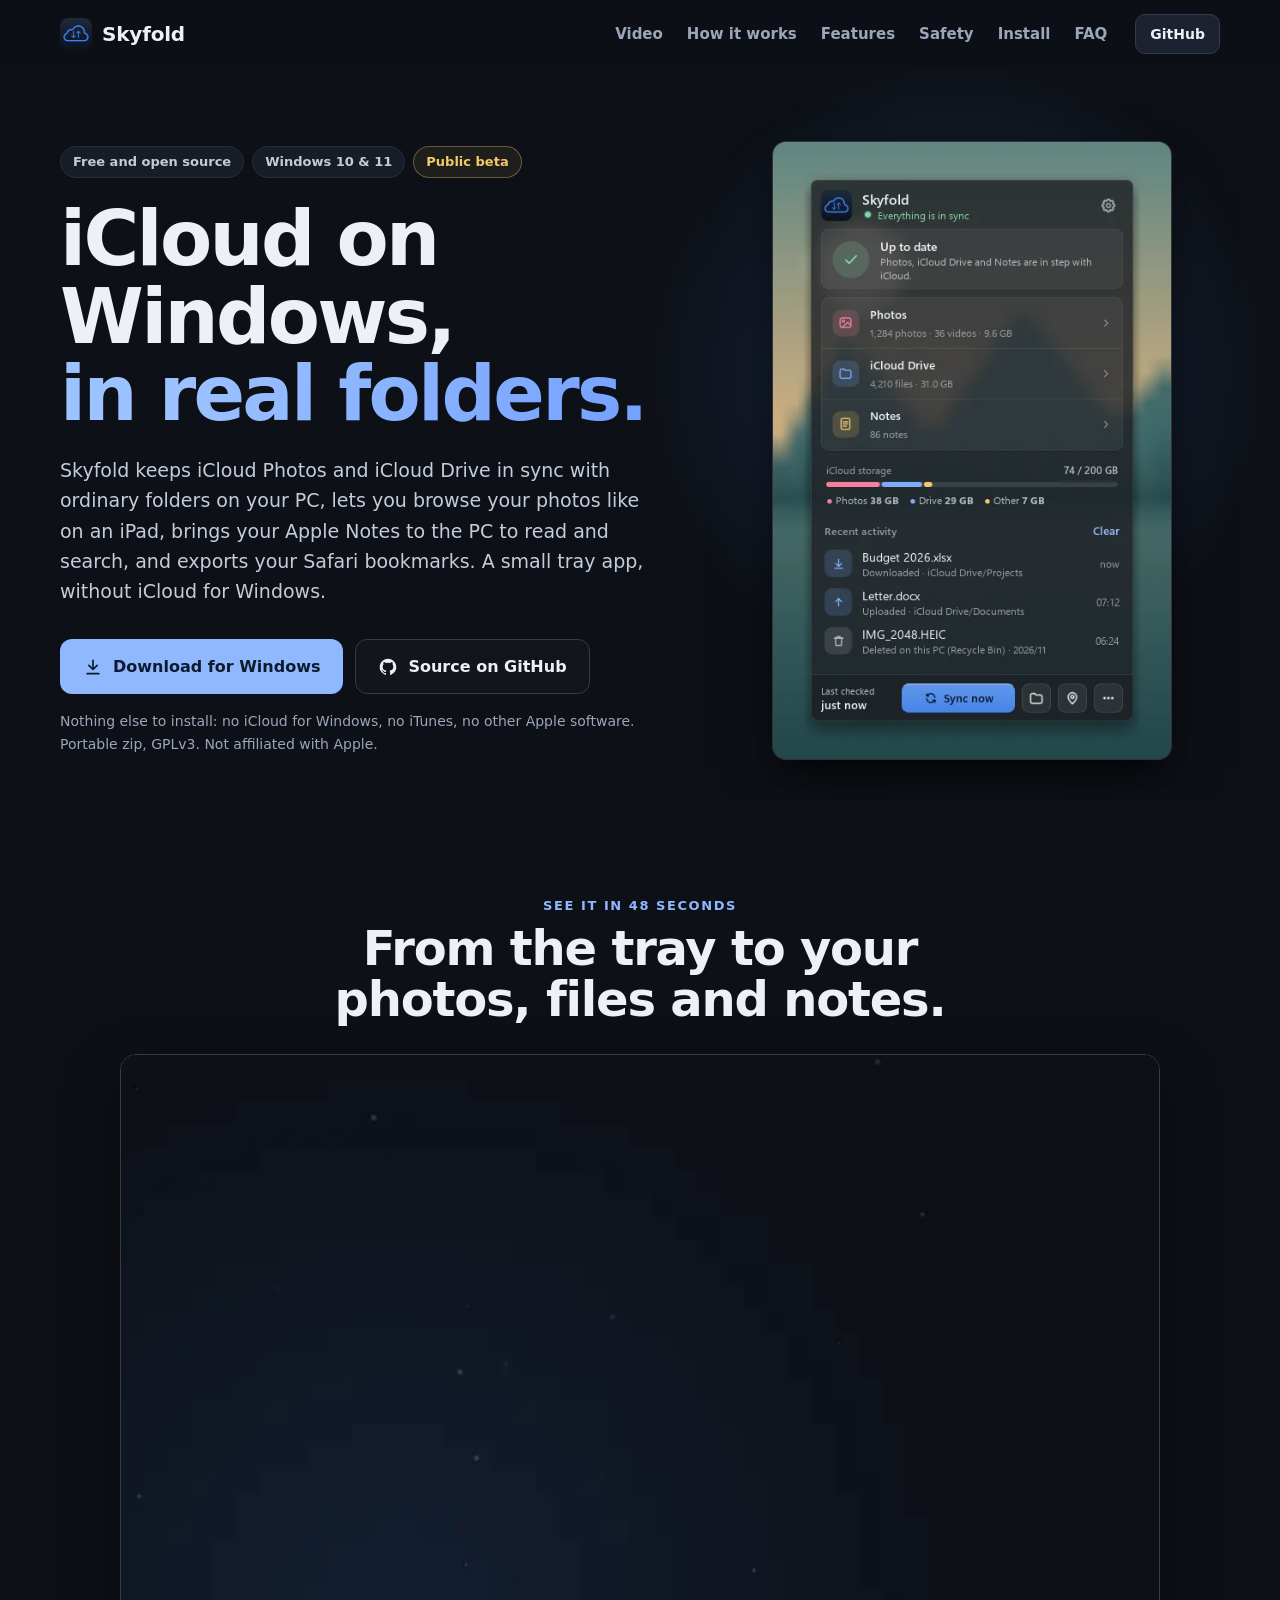
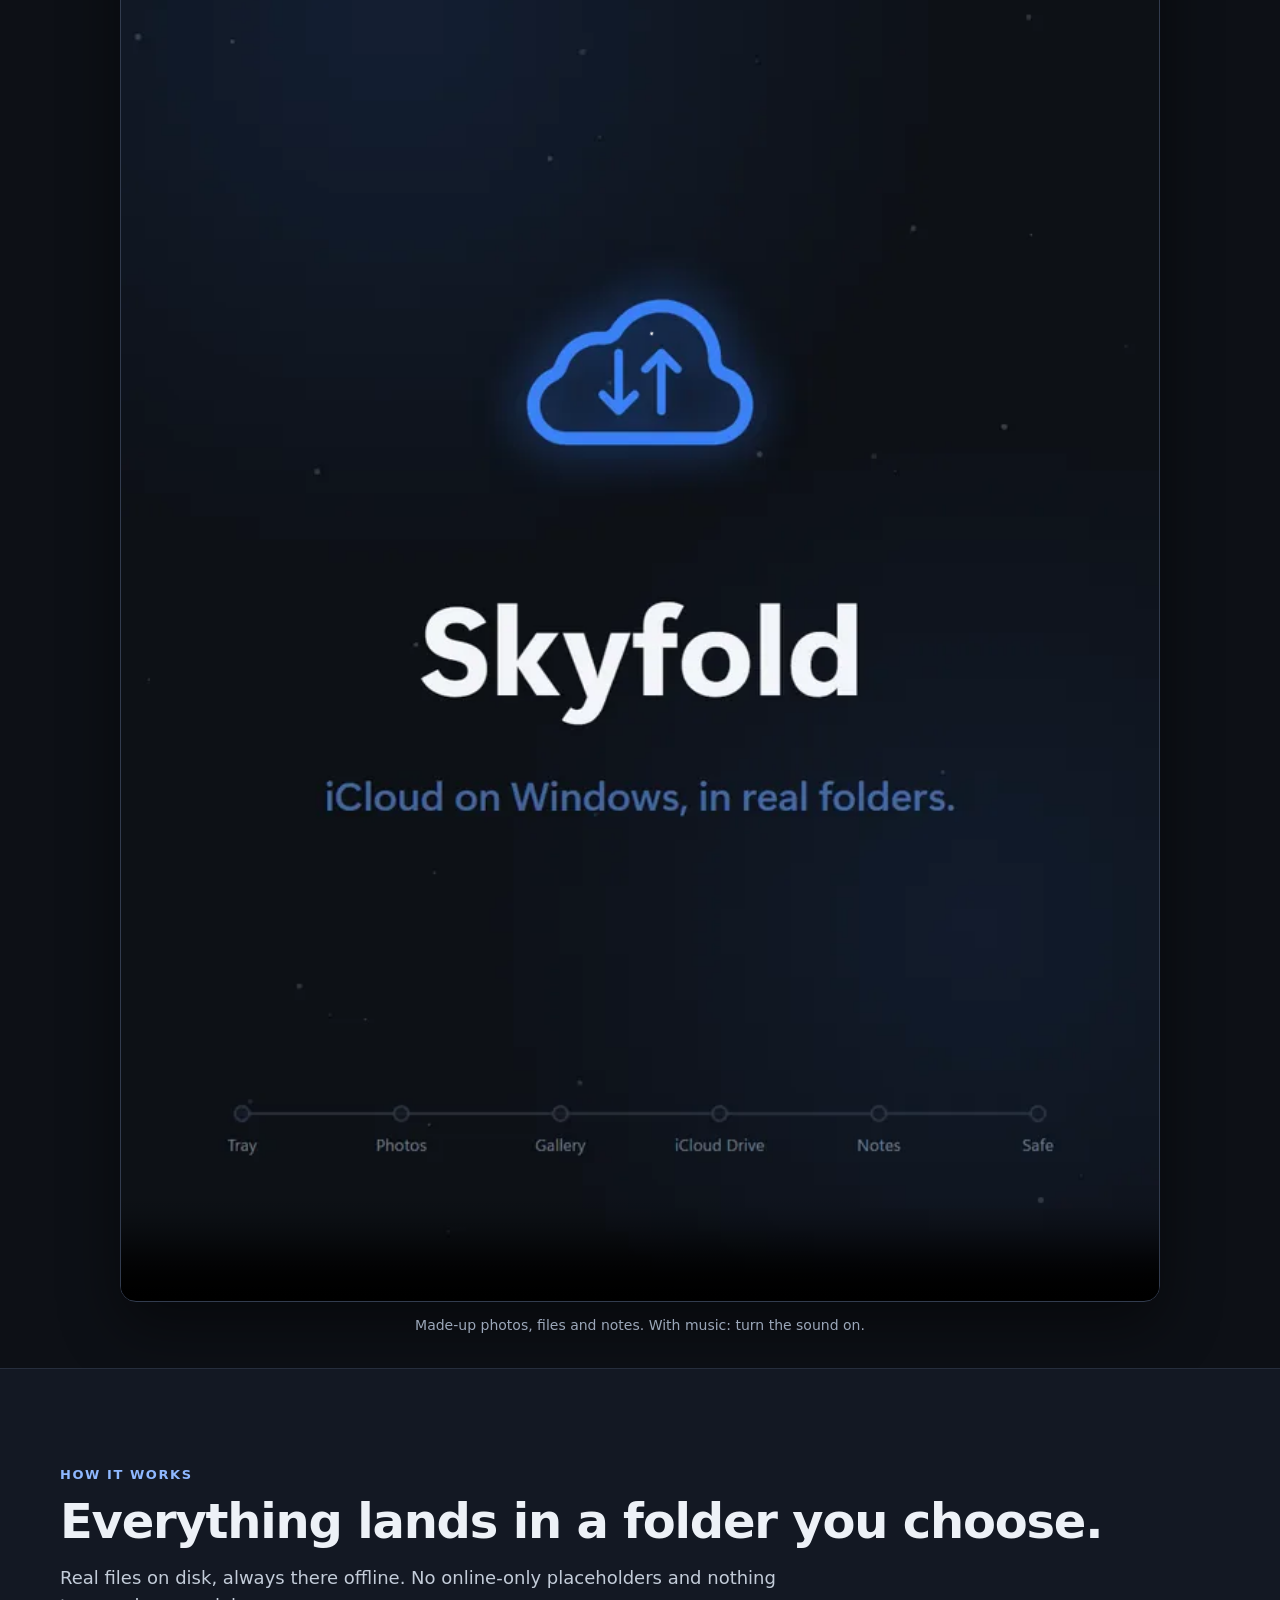
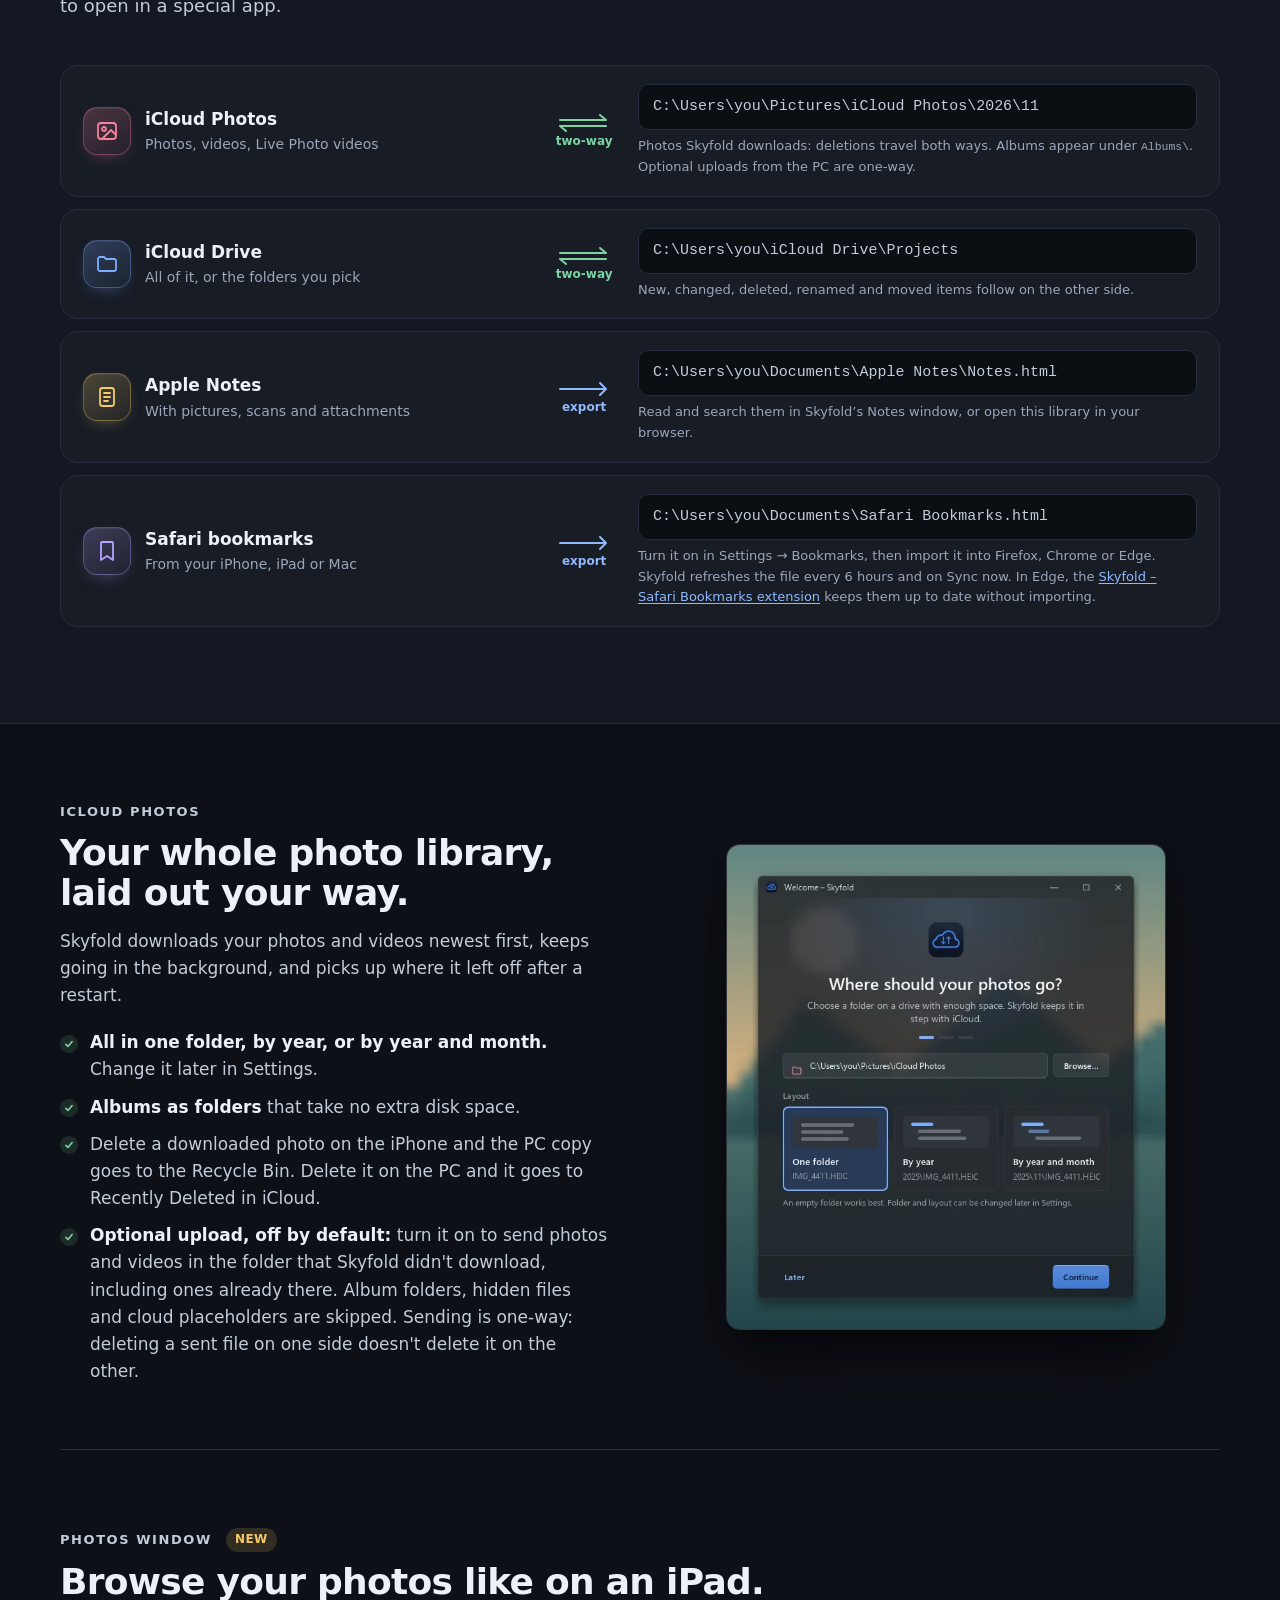
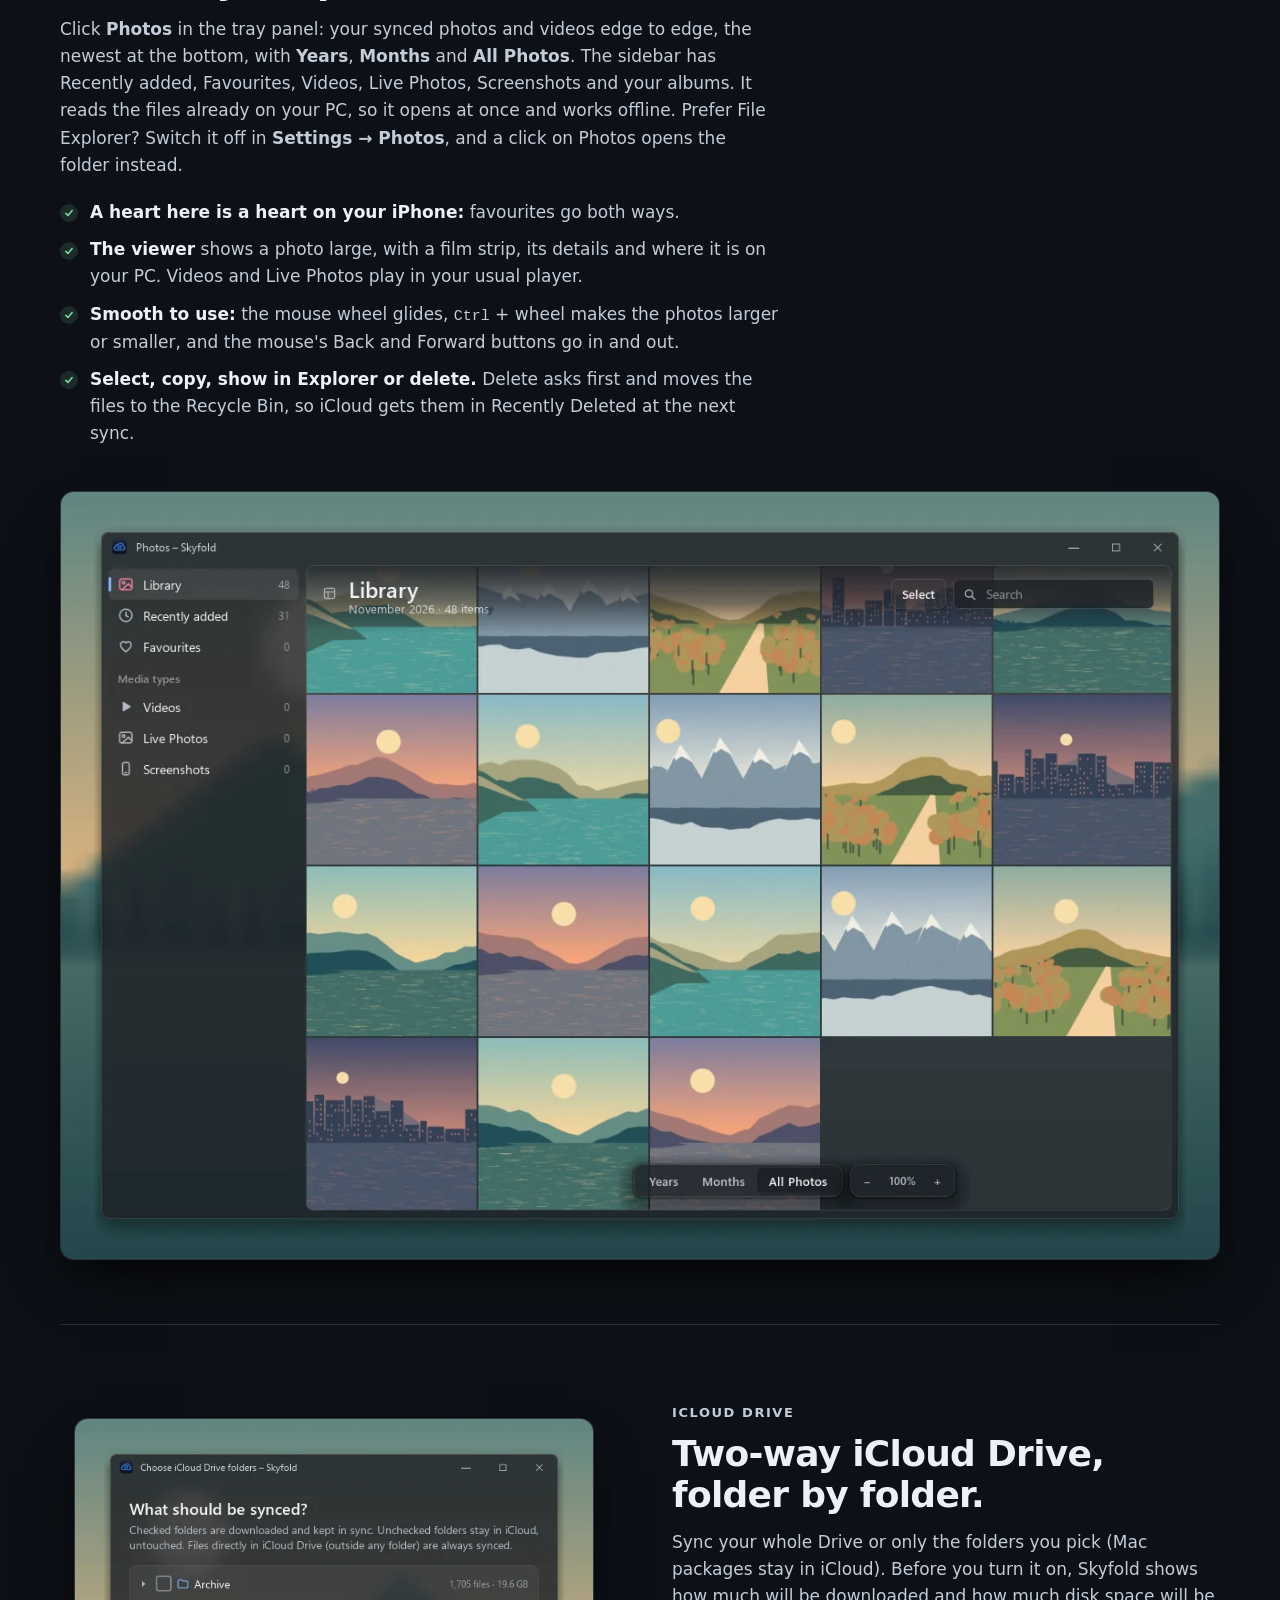
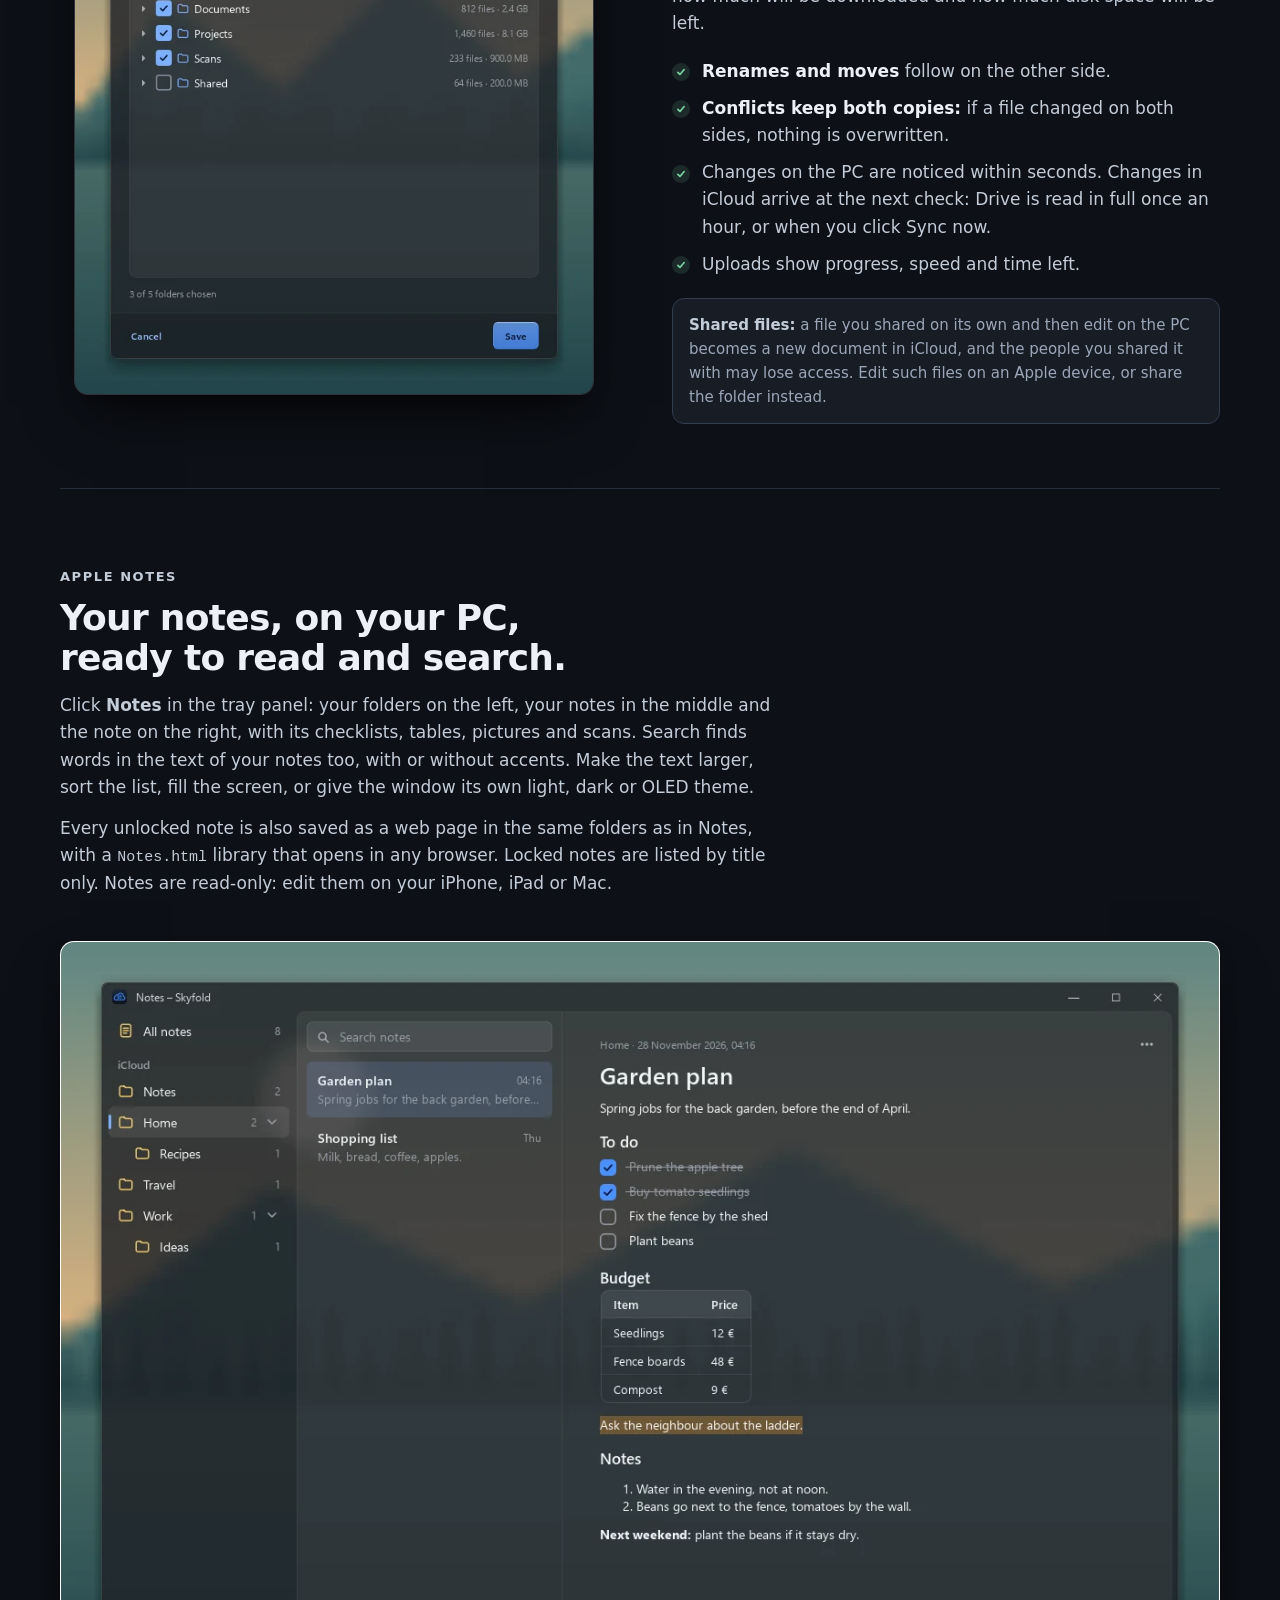
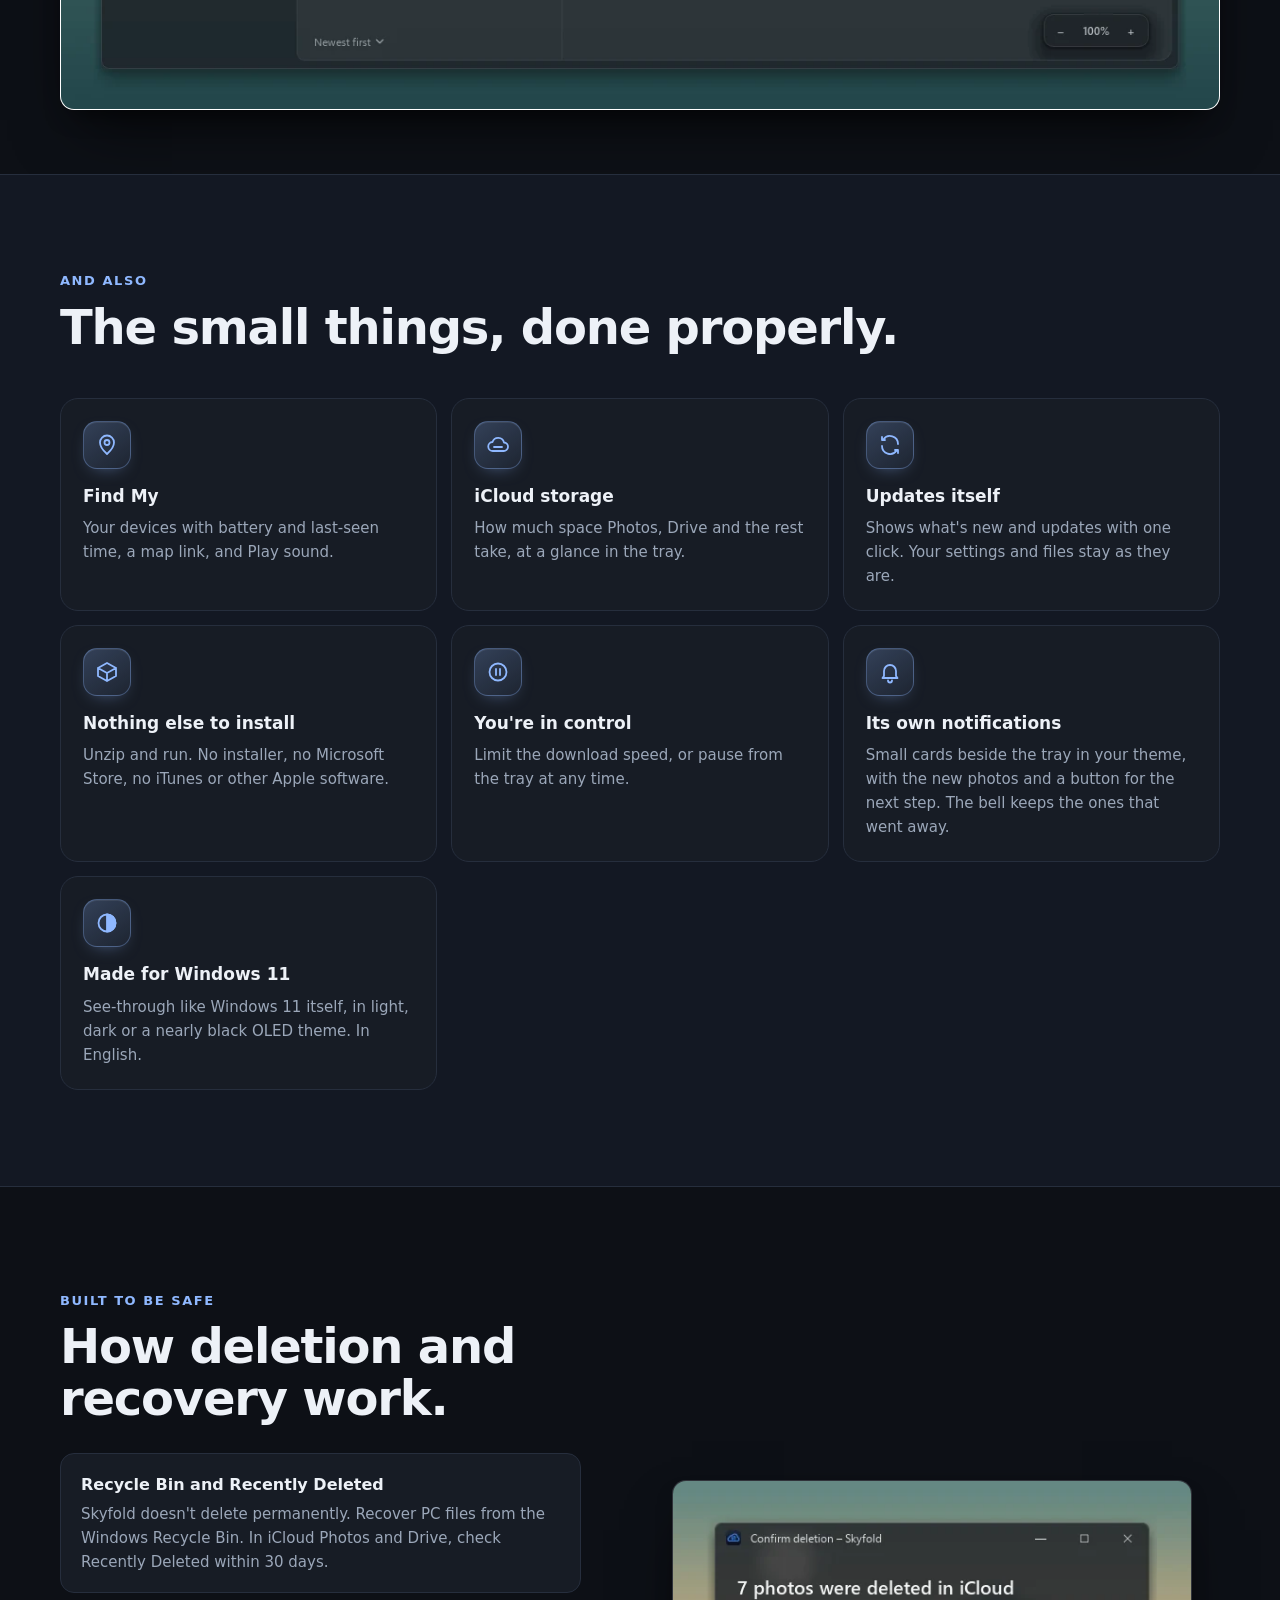
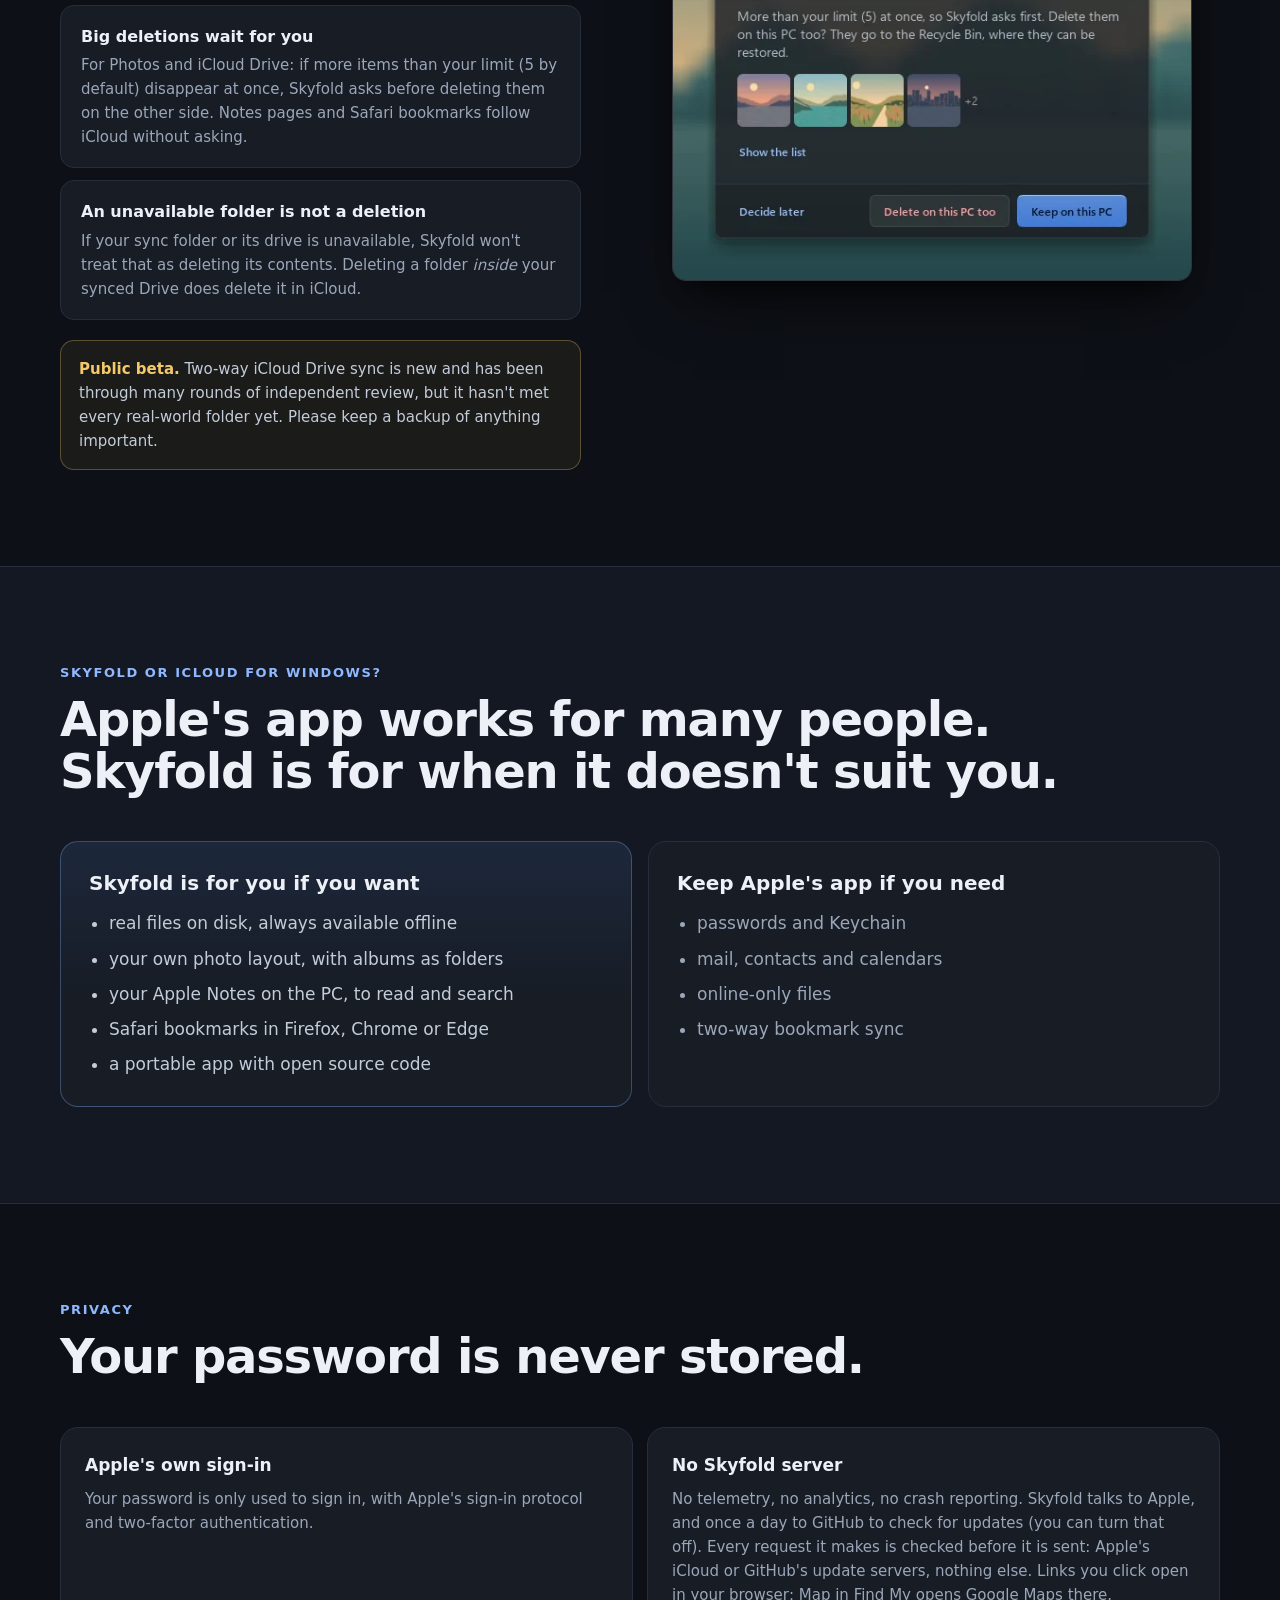
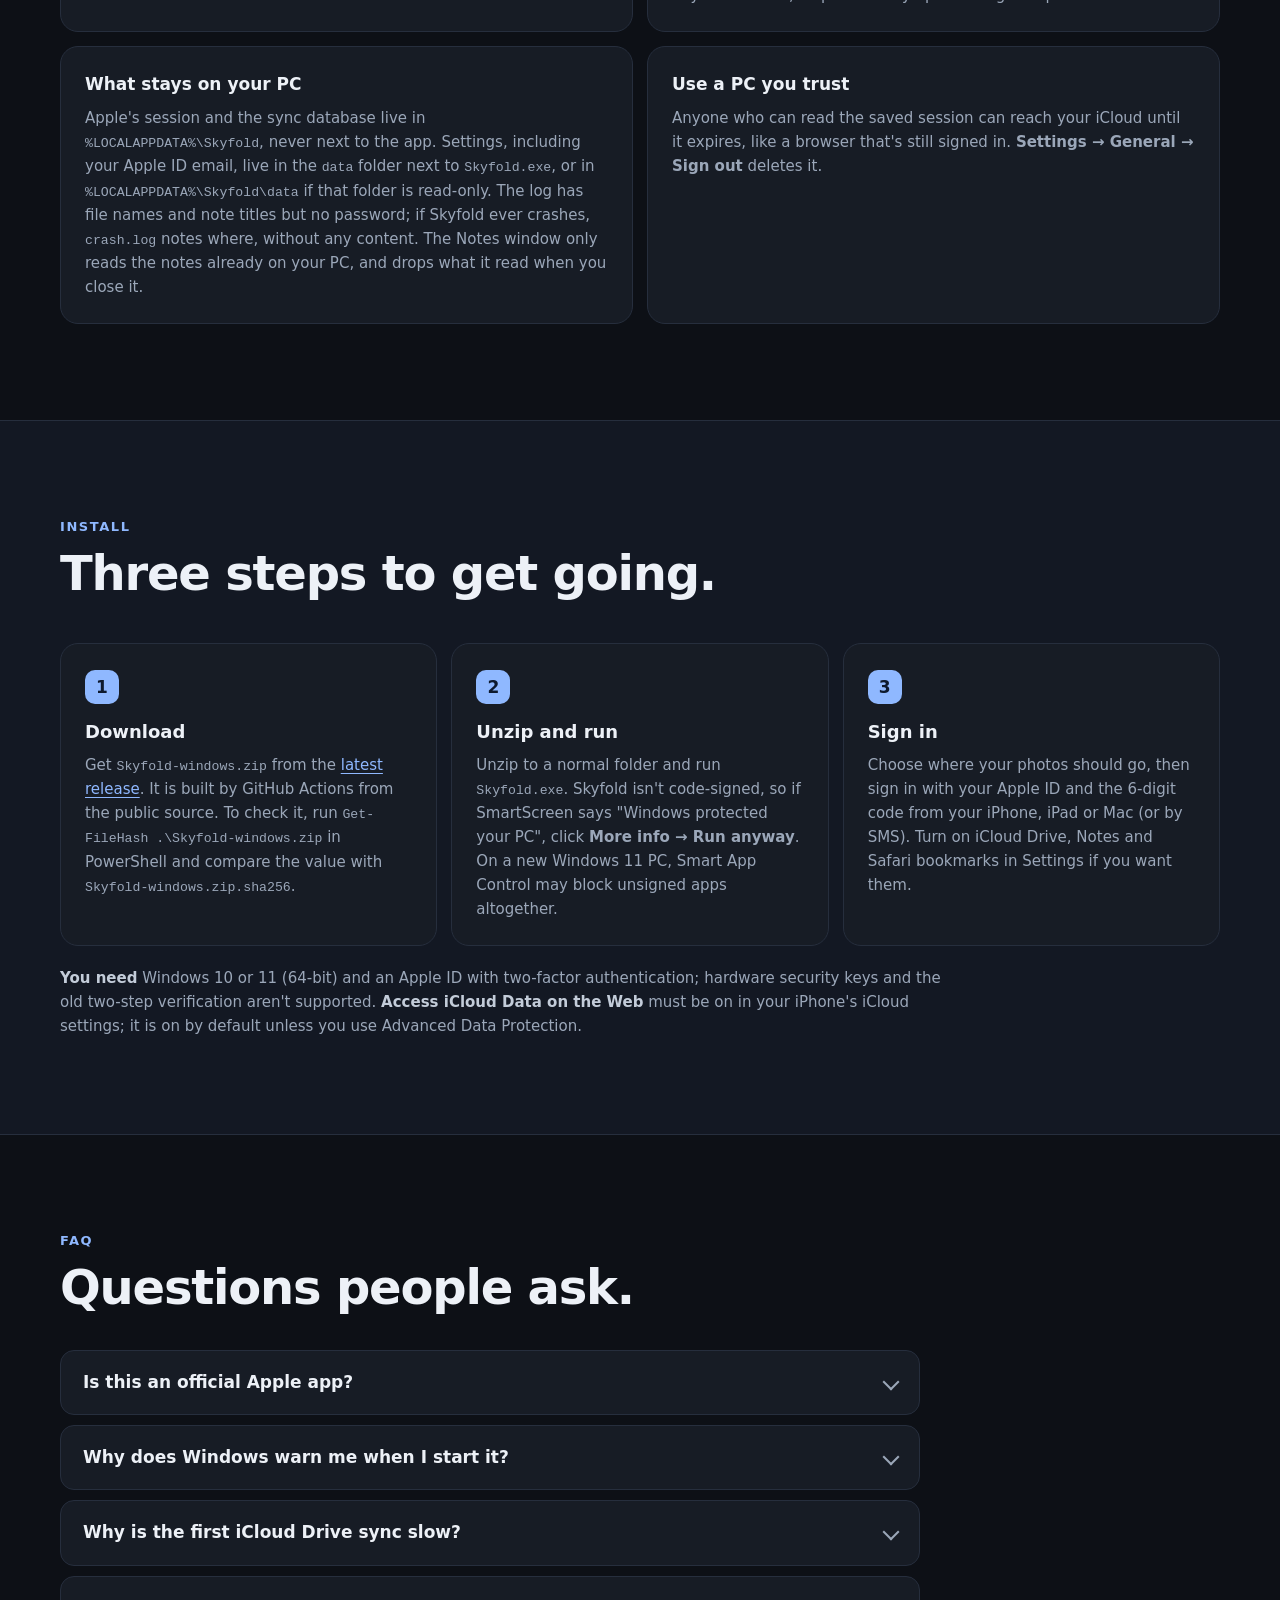
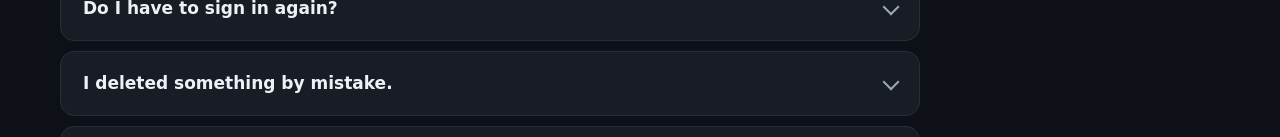
<file: site/index.html>
<!doctype html>
<html lang="en">
<head>
  <meta charset="utf-8">
  <meta name="viewport" content="width=device-width, initial-scale=1">
  <meta name="color-scheme" content="dark">
  <meta name="theme-color" content="#0d1016">
  <meta name="google-site-verification" content="WwxDoTC88cAm01gmjehgSCGAyLSe9_7vU4Ngt-UmEY8" />
  <title>Skyfold: iCloud Photos, Drive and Notes on Windows, in real folders</title>
  <meta name="description" content="Skyfold is a free, open-source Windows tray app that syncs iCloud Photos and iCloud Drive with real folders on your PC, lets you read and search your Apple Notes and exports Safari bookmarks. No iCloud for Windows or iTunes needed.">
  <link rel="canonical" href="https://zoranmod.github.io/skyfold/">
  <meta property="og:type" content="website">
  <meta property="og:site_name" content="Skyfold">
  <meta property="og:url" content="https://zoranmod.github.io/skyfold/">
  <meta property="og:title" content="Skyfold: iCloud on Windows, in real folders">
  <meta property="og:description" content="iCloud Photos, iCloud Drive, Apple Notes and Safari bookmarks on Windows, without iCloud for Windows. Free and open source.">
  <meta property="og:image" content="https://zoranmod.github.io/skyfold/assets/share.png">
  <meta property="og:image:width" content="1200">
  <meta property="og:image:height" content="630">
  <meta property="og:image:alt" content="The Skyfold logo with &quot;iCloud on Windows, in real folders&quot;, between the tray panel and Settings.">
  <meta name="twitter:card" content="summary_large_image">
  <link rel="icon" href="favicon.ico" sizes="48x48">
  <link rel="icon" href="assets/icon-96.png" type="image/png" sizes="96x96">
  <link rel="icon" href="assets/icon-192.png" type="image/png" sizes="192x192">
  <link rel="apple-touch-icon" href="assets/icon-192.png">
  <link rel="stylesheet" href="style.css">
  <script type="application/ld+json">
  {
    "@context": "https://schema.org",
    "@type": "SoftwareApplication",
    "name": "Skyfold",
    "description": "A free, open-source Windows tray app that syncs iCloud Photos and iCloud Drive with real folders on your PC, lets you read and search your Apple Notes, and exports Safari bookmarks, without iCloud for Windows.",
    "url": "https://zoranmod.github.io/skyfold/",
    "image": "https://zoranmod.github.io/skyfold/assets/share.png",
    "screenshot": "https://zoranmod.github.io/skyfold/assets/flyout-dark.webp",
    "applicationCategory": "UtilitiesApplication",
    "operatingSystem": "Windows 10, Windows 11",
    "downloadUrl": "https://github.com/zoranmod/skyfold/releases/latest/download/Skyfold-windows.zip",
    "softwareHelp": { "@type": "WebPage", "@id": "https://github.com/zoranmod/skyfold#readme", "url": "https://github.com/zoranmod/skyfold#readme" },
    "license": "https://www.gnu.org/licenses/gpl-3.0.html",
    "isAccessibleForFree": true,
    "inLanguage": "en",
    "offers": { "@type": "Offer", "price": "0", "priceCurrency": "EUR" },
    "sameAs": ["https://github.com/zoranmod/skyfold"]
  }
  </script>
</head>
<body>
<a class="skip" href="#main">Skip to content</a>

<svg width="0" height="0" style="position:absolute" aria-hidden="true">
  <defs>
    <symbol id="i-photo" viewBox="0 0 24 24" fill="none" stroke="currentColor" stroke-width="1.8" stroke-linecap="round" stroke-linejoin="round"><rect x="3" y="4" width="18" height="16" rx="3"/><circle cx="9" cy="10" r="2"/><path d="M21 16l-5-5-9 9"/></symbol>
    <symbol id="i-folder" viewBox="0 0 24 24" fill="none" stroke="currentColor" stroke-width="1.8" stroke-linecap="round" stroke-linejoin="round"><path d="M3 7a2 2 0 0 1 2-2h4l2 2h8a2 2 0 0 1 2 2v8a2 2 0 0 1-2 2H5a2 2 0 0 1-2-2z"/></symbol>
    <symbol id="i-note" viewBox="0 0 24 24" fill="none" stroke="currentColor" stroke-width="1.8" stroke-linecap="round" stroke-linejoin="round"><rect x="5" y="3" width="14" height="18" rx="2.5"/><path d="M9 8h6M9 12h6M9 16h4"/></symbol>
    <symbol id="i-bookmark" viewBox="0 0 24 24" fill="none" stroke="currentColor" stroke-width="1.8" stroke-linecap="round" stroke-linejoin="round"><path d="M7 3h10a1 1 0 0 1 1 1v17l-6-4-6 4V4a1 1 0 0 1 1-1z"/></symbol>
    <symbol id="i-download" viewBox="0 0 24 24" fill="none" stroke="currentColor" stroke-width="2" stroke-linecap="round" stroke-linejoin="round"><path d="M12 4v11M7 10l5 5 5-5M5 20h14"/></symbol>
    <symbol id="i-github" viewBox="0 0 24 24" fill="currentColor"><path d="M12 2a10 10 0 0 0-3.16 19.49c.5.09.68-.22.68-.48v-1.7c-2.78.6-3.37-1.34-3.37-1.34-.45-1.16-1.11-1.47-1.11-1.47-.91-.62.07-.61.07-.61 1 .07 1.53 1.03 1.53 1.03.9 1.52 2.34 1.08 2.91.83.09-.65.35-1.09.63-1.34-2.22-.25-4.55-1.11-4.55-4.94 0-1.09.39-1.98 1.03-2.68-.1-.25-.45-1.27.1-2.65 0 0 .84-.27 2.75 1.02a9.6 9.6 0 0 1 5 0c1.91-1.3 2.75-1.02 2.75-1.02.55 1.38.2 2.4.1 2.65.64.7 1.03 1.59 1.03 2.68 0 3.84-2.34 4.68-4.57 4.93.36.31.68.92.68 1.85v2.74c0 .27.18.58.69.48A10 10 0 0 0 12 2z"/></symbol>
    <symbol id="i-pin" viewBox="0 0 24 24" fill="none" stroke="currentColor" stroke-width="1.8" stroke-linecap="round" stroke-linejoin="round"><path d="M12 21s-7-6.2-7-11.5a7 7 0 0 1 14 0C19 14.8 12 21 12 21z"/><circle cx="12" cy="9.5" r="2.5"/></symbol>
    <symbol id="i-storage" viewBox="0 0 24 24" fill="none" stroke="currentColor" stroke-width="1.8" stroke-linecap="round" stroke-linejoin="round"><path d="M7 18a4.5 4.5 0 0 1-.5-9A6 6 0 0 1 18 9.5a4 4 0 0 1-.5 8.5z"/><path d="M8 14h8"/></symbol>
    <symbol id="i-update" viewBox="0 0 24 24" fill="none" stroke="currentColor" stroke-width="1.8" stroke-linecap="round" stroke-linejoin="round"><path d="M20 11a8 8 0 0 0-14.6-4.5M4 4v3h3M4 13a8 8 0 0 0 14.6 4.5M20 20v-3h-3"/></symbol>
    <symbol id="i-box" viewBox="0 0 24 24" fill="none" stroke="currentColor" stroke-width="1.8" stroke-linecap="round" stroke-linejoin="round"><path d="M21 8l-9-5-9 5 9 5 9-5zM3 8v8l9 5 9-5V8M12 13v8"/></symbol>
    <symbol id="i-theme" viewBox="0 0 24 24" fill="none" stroke="currentColor" stroke-width="1.8" stroke-linecap="round" stroke-linejoin="round"><circle cx="12" cy="12" r="8.5"/><path d="M12 3.5v17a8.5 8.5 0 0 0 0-17z" fill="currentColor"/></symbol>
    <symbol id="i-bell" viewBox="0 0 24 24" fill="none" stroke="currentColor" stroke-width="1.8" stroke-linecap="round" stroke-linejoin="round"><path d="M6 16V11a6 6 0 0 1 12 0v5l1.5 2h-15z"/><path d="M10 20.5a2 2 0 0 0 4 0"/></symbol>
    <symbol id="i-pause" viewBox="0 0 24 24" fill="none" stroke="currentColor" stroke-width="1.8" stroke-linecap="round" stroke-linejoin="round"><circle cx="12" cy="12" r="8.5"/><path d="M10 9v6M14 9v6"/></symbol>
    <symbol id="a-two" viewBox="0 0 56 18" fill="none" stroke="currentColor" stroke-width="2" stroke-linecap="round" stroke-linejoin="round"><path d="M4 6h46M44 1l6 5M4 12h46M4 12l6 5"/></symbol>
    <symbol id="a-one" viewBox="0 0 56 18" fill="none" stroke="currentColor" stroke-width="2" stroke-linecap="round" stroke-linejoin="round"><path d="M4 9h46M44 3l6 6-6 6"/></symbol>
  </defs>
</svg>

<header class="top" id="top">
  <div class="wrap bar">
    <a class="brand" href="#main"><img src="assets/icon-192.png" alt="" width="32" height="32">Skyfold</a>
    <nav class="nav" aria-label="Sections">
      <a class="wide-only" href="#video">Video</a>
      <a class="wide-only" href="#how">How it works</a>
      <a class="wide-only" href="#features">Features</a>
      <a href="#safety">Safety</a>
      <a href="#install">Install</a>
      <a href="#faq">FAQ</a>
    </nav>
    <a class="btn-sm" href="https://github.com/zoranmod/skyfold">GitHub</a>
  </div>
</header>

<main id="main">

  <section class="hero">
    <div class="wrap hero-grid">
      <div>
        <div class="eyebrow">
          <span class="chip">Free and open source</span>
          <span class="chip">Windows 10 &amp; 11</span>
          <span class="chip beta">Public beta</span>
        </div>
        <h1>iCloud on Windows, <span class="grad nobr">in real folders.</span></h1>
        <p class="lede">Skyfold keeps iCloud Photos and iCloud Drive in sync with ordinary folders on your PC, lets you browse your photos like on an iPad, brings your Apple Notes to the PC to read and search, and exports your Safari bookmarks. A small tray app, without iCloud for Windows.</p>
        <div class="cta">
          <a class="btn btn-primary" href="https://github.com/zoranmod/skyfold/releases/latest"><svg aria-hidden="true"><use href="#i-download"/></svg>Download for Windows</a>
          <a class="btn btn-ghost" href="https://github.com/zoranmod/skyfold"><svg aria-hidden="true"><use href="#i-github"/></svg>Source on GitHub</a>
        </div>
        <p class="fine">Nothing else to install: no iCloud for Windows, no iTunes, no other Apple software. Portable zip, GPLv3. Not affiliated with Apple.</p>
      </div>
      <figure class="hero-shot">
        <img class="window" src="assets/flyout-dark.webp" width="464" height="719" alt="The Skyfold tray panel: everything is in sync, with Photos, iCloud Drive and Notes, iCloud storage use and recent activity.">
      </figure>
    </div>
  </section>

  <section class="section video-sec" id="video" aria-labelledby="video-title">
    <div class="wrap">
      <p class="kicker">See it in 48 seconds</p>
      <h2 id="video-title">From the tray to your photos, files and notes.</h2>
      <figure class="video">
        <video controls playsinline preload="none" width="1920" height="1080" poster="assets/video-wide.webp"
          aria-label="Skyfold in 48 seconds: the tray panel, photos in real folders, the Photos window, iCloud Drive both ways, Apple Notes and safe deletion."
          data-wide="video/skyfold-16x9.mp4" data-tall="video/skyfold-9x16.mp4"
          data-poster-wide="assets/video-wide.webp" data-poster-tall="assets/video-tall.webp">
          <source src="video/skyfold-16x9.mp4" type="video/mp4">
        </video>
        <figcaption>Made-up photos, files and notes. With music: turn the sound on.</figcaption>
      </figure>
    </div>
  </section>

  <section class="section alt" id="how">
    <div class="wrap">
      <p class="kicker">How it works</p>
      <h2>Everything lands in a folder you choose.</h2>
      <p class="section-lede">Real files on disk, always there offline. No online-only placeholders and nothing to open in a special app.</p>

      <div class="map">
        <div class="route">
          <div class="from"><span class="ico pink"><svg aria-hidden="true"><use href="#i-photo"/></svg></span><div class="name"><b>iCloud Photos</b><span>Photos, videos, Live Photo videos</span></div></div>
          <div class="dir two"><svg aria-hidden="true"><use href="#a-two"/></svg>two-way</div>
          <div class="to"><span class="path">C:\<wbr>Users\<wbr>you\<wbr>Pictures\<wbr>iCloud Photos\<wbr>2026\<wbr>11</span><small>Photos Skyfold downloads: deletions travel both ways. Albums appear under <code>Albums\</code>. Optional uploads from the PC are one-way.</small></div>
        </div>
        <div class="route">
          <div class="from"><span class="ico blue"><svg aria-hidden="true"><use href="#i-folder"/></svg></span><div class="name"><b>iCloud Drive</b><span>All of it, or the folders you pick</span></div></div>
          <div class="dir two"><svg aria-hidden="true"><use href="#a-two"/></svg>two-way</div>
          <div class="to"><span class="path">C:\<wbr>Users\<wbr>you\<wbr>iCloud Drive\<wbr>Projects</span><small>New, changed, deleted, renamed and moved items follow on the other side.</small></div>
        </div>
        <div class="route">
          <div class="from"><span class="ico amber"><svg aria-hidden="true"><use href="#i-note"/></svg></span><div class="name"><b>Apple Notes</b><span>With pictures, scans and attachments</span></div></div>
          <div class="dir one"><svg aria-hidden="true"><use href="#a-one"/></svg>export</div>
          <div class="to"><span class="path">C:\<wbr>Users\<wbr>you\<wbr>Documents\<wbr>Apple Notes\<wbr>Notes.html</span><small>Read and search them in Skyfold&#8217;s Notes window, or open this library in your browser.</small></div>
        </div>
        <div class="route">
          <div class="from"><span class="ico violet"><svg aria-hidden="true"><use href="#i-bookmark"/></svg></span><div class="name"><b>Safari bookmarks</b><span>From your iPhone, iPad or Mac</span></div></div>
          <div class="dir one"><svg aria-hidden="true"><use href="#a-one"/></svg>export</div>
          <div class="to"><span class="path">C:\<wbr>Users\<wbr>you\<wbr>Documents\<wbr>Safari Bookmarks.html</span><small>Turn it on in Settings → Bookmarks, then import it into Firefox, Chrome or Edge. Skyfold refreshes the file every 6 hours and on Sync now. In Edge, the <a href="https://microsoftedge.microsoft.com/addons/detail/ggcdepiimncfgfelhikkbjpdfikmfhdj">Skyfold – Safari Bookmarks extension</a> keeps them up to date without importing.</small></div>
        </div>
      </div>
    </div>
  </section>

  <section id="features" aria-labelledby="features-title">
    <div class="wrap">
      <h2 class="sr-only" id="features-title">Features</h2>

      <div class="feature">
        <div class="copy">
          <p class="kicker">iCloud Photos</p>
          <h3>Your whole photo library, laid out your way.</h3>
          <p>Skyfold downloads your photos and videos newest first, keeps going in the background, and picks up where it left off after a restart.</p>
          <ul class="ticks">
            <li><b>All in one folder, by year, or by year and month.</b> Change it later in Settings.</li>
            <li><b>Albums as folders</b> that take no extra disk space.</li>
            <li>Delete a downloaded photo on the iPhone and the PC copy goes to the Recycle Bin. Delete it on the PC and it goes to Recently Deleted in iCloud.</li>
            <li><b>Optional upload, off by default:</b> turn it on to send photos and videos in the folder that Skyfold didn't download, including ones already there. Album folders, hidden files and cloud placeholders are skipped. Sending is one-way: deleting a sent file on one side doesn't delete it on the other.</li>
          </ul>
        </div>
        <figure class="shot narrow">
          <img class="window" src="assets/first-run.webp" width="628" height="694" loading="lazy" alt="First run: choose the photos folder, and its layout from three pictures: one folder, by year, or by year and month.">
        </figure>
      </div>

      <div class="feature wide">
        <div class="copy">
          <p class="kicker">Photos window <span class="new">New</span></p>
          <h3>Browse your photos like on an iPad.</h3>
          <p>Click <b>Photos</b> in the tray panel: your synced photos and videos edge to edge, the newest at the bottom, with <b>Years</b>, <b>Months</b> and <b>All Photos</b>. The sidebar has Recently added, Favourites, Videos, Live Photos, Screenshots and your albums. It reads the files already on your PC, so it opens at once and works offline. Prefer File Explorer? Switch it off in <b>Settings → Photos</b>, and a click on Photos opens the folder instead.</p>
          <ul class="ticks">
            <li><b>A heart here is a heart on your iPhone:</b> favourites go both ways.</li>
            <li><b>The viewer</b> shows a photo large, with a film strip, its details and where it is on your PC. Videos and Live Photos play in your usual player.</li>
            <li><b>Smooth to use:</b> the mouse wheel glides, <code>Ctrl</code> + wheel makes the photos larger or smaller, and the mouse's Back and Forward buttons go in and out.</li>
            <li><b>Select, copy, show in Explorer or delete.</b> Delete asks first and moves the files to the Recycle Bin, so iCloud gets them in Recently Deleted at the next sync.</li>
          </ul>
        </div>
        <figure class="shot gallery-shot">
          <img class="window" src="assets/photos-window.webp" width="1268" height="840" loading="lazy" alt="The Skyfold Photos window: a sidebar with Library, Recently added, Favourites, Videos, Live Photos and Screenshots, and a grid of photos with Years, Months and All Photos at the bottom. The photos are made up.">
        </figure>
      </div>

      <div class="feature flip">
        <div class="copy">
          <p class="kicker">iCloud Drive</p>
          <h3>Two-way iCloud Drive, folder by folder.</h3>
          <p>Sync your whole Drive or only the folders you pick (Mac packages stay in iCloud). Before you turn it on, Skyfold shows how much will be downloaded and how much disk space will be left.</p>
          <ul class="ticks">
            <li><b>Renames and moves</b> follow on the other side.</li>
            <li><b>Conflicts keep both copies:</b> if a file changed on both sides, nothing is overwritten.</li>
            <li>Changes on the PC are noticed within seconds. Changes in iCloud arrive at the next check: Drive is read in full once an hour, or when you click Sync now.</li>
            <li>Uploads show progress, speed and time left.</li>
          </ul>
          <p class="note"><b>Shared files:</b> a file you shared on its own and then edit on the PC becomes a new document in iCloud, and the people you shared it with may lose access. Edit such files on an Apple device, or share the folder instead.</p>
        </div>
        <figure class="shot mid">
          <img class="window" src="assets/drive-folders.webp" width="648" height="720" loading="lazy" alt="Choosing which iCloud Drive folders to sync, with the number of files and size of each folder.">
        </figure>
      </div>

      <div class="feature wide">
        <div class="copy">
          <p class="kicker">Apple Notes</p>
          <h3>Your notes, on your PC, ready to read and search.</h3>
          <p>Click <b>Notes</b> in the tray panel: your folders on the left, your notes in the middle and the note on the right, with its checklists, tables, pictures and scans. Search finds words in the text of your notes too, with or without accents. Make the text larger, sort the list, fill the screen, or give the window its own light, dark or OLED theme.</p>
          <p>Every unlocked note is also saved as a web page in the same folders as in Notes, with a <code>Notes.html</code> library that opens in any browser. Locked notes are listed by title only. Notes are read-only: edit them on your iPhone, iPad or Mac.</p>
        </div>
        <figure class="shot notes-shot">
          <img class="window" src="assets/notes-window.webp" width="1268" height="840" loading="lazy" alt="The Skyfold Notes window: folders with note counts, a list of notes, and an open note with a checklist and a table.">
        </figure>
      </div>

    </div>
  </section>

  <section class="section alt" id="more">
    <div class="wrap">
      <p class="kicker">And also</p>
      <h2>The small things, done properly.</h2>
      <div class="extras">
        <div class="extra"><span class="ico"><svg aria-hidden="true"><use href="#i-pin"/></svg></span><h3>Find My</h3><p>Your devices with battery and last-seen time, a map link, and Play sound.</p></div>
        <div class="extra"><span class="ico"><svg aria-hidden="true"><use href="#i-storage"/></svg></span><h3>iCloud storage</h3><p>How much space Photos, Drive and the rest take, at a glance in the tray.</p></div>
        <div class="extra"><span class="ico"><svg aria-hidden="true"><use href="#i-update"/></svg></span><h3>Updates itself</h3><p>Shows what's new and updates with one click. Your settings and files stay as they are.</p></div>
        <div class="extra"><span class="ico"><svg aria-hidden="true"><use href="#i-box"/></svg></span><h3>Nothing else to install</h3><p>Unzip and run. No installer, no Microsoft Store, no iTunes or other Apple software.</p></div>
        <div class="extra"><span class="ico"><svg aria-hidden="true"><use href="#i-pause"/></svg></span><h3>You're in control</h3><p>Limit the download speed, or pause from the tray at any time.</p></div>
        <div class="extra"><span class="ico"><svg aria-hidden="true"><use href="#i-bell"/></svg></span><h3>Its own notifications</h3><p>Small cards beside the tray in your theme, with the new photos and a button for the next step. The bell keeps the ones that went away.</p></div>
        <div class="extra"><span class="ico"><svg aria-hidden="true"><use href="#i-theme"/></svg></span><h3>Made for Windows 11</h3><p>See-through like Windows 11 itself, in light, dark or a nearly black OLED theme. In English.</p></div>
      </div>
    </div>
  </section>

  <section class="section" id="safety">
    <div class="wrap safety-grid">
      <div>
        <p class="kicker">Built to be safe</p>
        <h2>How deletion and recovery work.</h2>
        <div class="cards">
          <div class="card"><h3>Recycle Bin and Recently Deleted</h3><p>Skyfold doesn't delete permanently. Recover PC files from the Windows Recycle Bin. In iCloud Photos and Drive, check Recently Deleted within 30 days.</p></div>
          <div class="card"><h3>Big deletions wait for you</h3><p>For Photos and iCloud Drive: if more items than your limit (5 by default) disappear at once, Skyfold asks before deleting them on the other side. Notes pages and Safari bookmarks follow iCloud without asking.</p></div>
          <div class="card"><h3>An unavailable folder is not a deletion</h3><p>If your sync folder or its drive is unavailable, Skyfold won't treat that as deleting its contents. Deleting a folder <i>inside</i> your synced Drive does delete it in iCloud.</p></div>
        </div>
        <p class="beta-note"><b>Public beta.</b> Two-way iCloud Drive sync is new and has been through many rounds of independent review, but it hasn't met every real-world folder yet. Please keep a backup of anything important.</p>
      </div>
      <figure class="shot mid">
        <img class="window" src="assets/delete-confirm.webp" width="548" height="422" loading="lazy" alt="Skyfold asks first: seven photos were deleted in iCloud, shown as small pictures, with Keep on this PC highlighted and Delete on this PC too beside it.">
      </figure>
    </div>
  </section>

  <section class="section alt" id="compare">
    <div class="wrap">
      <p class="kicker">Skyfold or iCloud for Windows?</p>
      <h2>Apple's app works for many people.<br>Skyfold is for when it doesn't suit you.</h2>
      <div class="fit">
        <div class="yes">
          <h3>Skyfold is for you if you want</h3>
          <ul>
            <li>real files on disk, always available offline</li>
            <li>your own photo layout, with albums as folders</li>
            <li>your Apple Notes on the PC, to read and search</li>
            <li>Safari bookmarks in Firefox, Chrome or Edge</li>
            <li>a portable app with open source code</li>
          </ul>
        </div>
        <div class="no">
          <h3>Keep Apple's app if you need</h3>
          <ul>
            <li>passwords and Keychain</li>
            <li>mail, contacts and calendars</li>
            <li>online-only files</li>
            <li>two-way bookmark sync</li>
          </ul>
        </div>
      </div>
    </div>
  </section>

  <section class="section" id="privacy">
    <div class="wrap">
      <p class="kicker">Privacy</p>
      <h2>Your password is never stored.</h2>
      <div class="privacy">
        <div><h3>Apple's own sign-in</h3><p>Your password is only used to sign in, with Apple's sign-in protocol and two-factor authentication.</p></div>
        <div><h3>No Skyfold server</h3><p>No telemetry, no analytics, no crash reporting. Skyfold talks to Apple, and once a day to GitHub to check for updates (you can turn that off). Every request it makes is checked before it is sent: Apple's iCloud or GitHub's update servers, nothing else. Links you click open in your browser; Map in Find My opens Google Maps there.</p></div>
        <div><h3>What stays on your PC</h3><p>Apple's session and the sync database live in <code>%LOCALAPPDATA%\Skyfold</code>, never next to the app. Settings, including your Apple ID email, live in the <code>data</code> folder next to <code>Skyfold.exe</code>, or in <code>%LOCALAPPDATA%\Skyfold\data</code> if that folder is read-only. The log has file names and note titles but no password; if Skyfold ever crashes, <code>crash.log</code> notes where, without any content. The Notes window only reads the notes already on your PC, and drops what it read when you close it.</p></div>
        <div><h3>Use a PC you trust</h3><p>Anyone who can read the saved session can reach your iCloud until it expires, like a browser that's still signed in. <b>Settings → General → Sign out</b> deletes it.</p></div>
      </div>
    </div>
  </section>

  <section class="section alt" id="install">
    <div class="wrap">
      <p class="kicker">Install</p>
      <h2>Three steps to get going.</h2>
      <ol class="steps">
        <li><h3>Download</h3><p>Get <code>Skyfold-windows.zip</code> from the <a href="https://github.com/zoranmod/skyfold/releases/latest">latest release</a>. It is built by GitHub Actions from the public source. To check it, run <code>Get-FileHash .\Skyfold-windows.zip</code> in PowerShell and compare the value with <code>Skyfold-windows.zip.sha256</code>.</p></li>
        <li><h3>Unzip and run</h3><p>Unzip to a normal folder and run <code>Skyfold.exe</code>. Skyfold isn't code-signed, so if SmartScreen says "Windows protected your PC", click <b>More info → Run anyway</b>. On a new Windows 11 PC, Smart App Control may block unsigned apps altogether.</p></li>
        <li><h3>Sign in</h3><p>Choose where your photos should go, then sign in with your Apple ID and the 6-digit code from your iPhone, iPad or Mac (or by SMS). Turn on iCloud Drive, Notes and Safari bookmarks in Settings if you want them.</p></li>
      </ol>
      <p class="reqs"><b>You need</b> Windows 10 or 11 (64-bit) and an Apple ID with two-factor authentication; hardware security keys and the old two-step verification aren't supported. <b>Access iCloud Data on the Web</b> must be on in your iPhone's iCloud settings; it is on by default unless you use Advanced Data Protection.</p>
    </div>
  </section>

  <section class="section" id="faq">
    <div class="wrap">
      <p class="kicker">FAQ</p>
      <h2>Questions people ask.</h2>
      <div class="faq">
        <details><summary>Is this an official Apple app?</summary><div><p>No. Skyfold is an independent project and isn't affiliated with Apple.</p></div></details>
        <details><summary>Why does Windows warn me when I start it?</summary><div><p>The exe isn't code-signed (certificates cost money every year). The source and the build are public: the release zip is built by GitHub Actions from the repository.</p></div></details>
        <details><summary>Why is the first iCloud Drive sync slow?</summary><div><p>Apple limits how fast one account can download, to roughly 1 to 2 files per second, no matter how fast your connection is. A Drive with 20,000 files can take several hours. Big files go at your connection's speed, and after the first sync only changes are transferred.</p></div></details>
        <details><summary>Do I have to sign in again?</summary><div><p>About every two months, when Apple's session expires. Skyfold tells you in the tray. Find My is the exception: after every PC restart Apple asks for your password once more before it shows your devices. Syncing keeps working without it.</p></div></details>
        <details><summary>I deleted something by mistake.</summary><div><p>Check the Windows Recycle Bin, or Recently Deleted in Photos or iCloud Drive (on iCloud.com or your iPhone) within 30 days.</p></div></details>
        <details><summary>What isn't synced?</summary><div><p><b>Photos:</b> shared albums, the iCloud Shared Photo Library and smart albums aren't synced. Hidden photos aren't downloaded, and if you hide a photo Skyfold already downloaded, its PC copy goes to the Recycle Bin. Edited photos come down as originals, edits to a photo that's already synced aren't uploaded, and a Live Photo copied from an iPhone goes up as a still photo.</p><p><b>iCloud Drive:</b> Mac packages such as <code>.app</code> stay in iCloud.</p><p><b>Notes and Safari bookmarks:</b> one-way and read-only. Locked notes are listed by title only.</p><p>Messages, contacts, calendars and passwords aren't included.</p><p>The full list is in the <a href="https://github.com/zoranmod/skyfold#limitations">limitations</a>.</p></div></details>
        <details><summary>Can I keep my synced folders in OneDrive or Dropbox?</summary><div><p>Better not: everything would be uploaded to a second cloud. Skyfold warns you if you pick such a folder. This matters on PCs where Pictures or Documents already live in OneDrive. The app itself can sit there; its session and database stay local.</p></div></details>
        <details><summary>How do I refresh Safari bookmarks in my browser?</summary><div><p>Skyfold keeps <code>Safari Bookmarks.html</code> up to date, but a browser copies the bookmarks when you import them. Importing again adds a second Safari Bookmarks folder, so delete the old one first.</p><p>In Edge you don't need to import: install the <a href="https://microsoftedge.microsoft.com/addons/detail/ggcdepiimncfgfelhikkbjpdfikmfhdj">Skyfold – Safari Bookmarks</a> extension from Edge Add-ons. It keeps a Safari Bookmarks folder under Other favorites up to date by itself.</p></div></details>
        <details><summary>Can I edit my notes in Skyfold?</summary><div><p>No. Skyfold shows your notes read-only. Edit them on your iPhone, iPad or Mac; the change reaches the PC with the next sync. Locked notes can't be read, so Skyfold only lists their titles.</p></div></details>
        <details><summary>Can I use it on two PCs?</summary><div><p>Yes, each PC has its own session and sync database. One Apple ID per Windows user.</p></div></details>
        <details><summary>Is it free?</summary><div><p>Yes, and it will stay free. Skyfold is open source under the GNU GPL v3.</p></div></details>
      </div>
    </div>
  </section>

  <section class="final alt section">
    <div class="wrap">
      <img src="assets/icon-192.png" width="88" height="88" alt="">
      <h2>Give Skyfold a try.</h2>
      <p class="section-lede">Free and open source. If something doesn't work, a bug report on GitHub helps the most.</p>
      <div class="cta">
        <a class="btn btn-primary" href="https://github.com/zoranmod/skyfold/releases/latest"><svg aria-hidden="true"><use href="#i-download"/></svg>Download for Windows</a>
        <a class="btn btn-ghost" href="https://github.com/zoranmod/skyfold/issues/new/choose">Report a problem</a>
      </div>
    </div>
  </section>

</main>

<footer>
  <div class="wrap">
    <div class="foot">
      <a class="brand" href="#main"><img src="assets/icon-192.png" alt="" width="32" height="32">Skyfold</a>
      <nav aria-label="Project links">
        <a href="https://github.com/zoranmod/skyfold">GitHub</a>
        <a href="https://github.com/zoranmod/skyfold/releases">Releases</a>
        <a href="https://github.com/zoranmod/skyfold/blob/main/CHANGELOG.md">Changelog</a>
        <a href="https://github.com/zoranmod/skyfold/blob/main/SECURITY.md">Security</a>
        <a href="https://github.com/zoranmod/skyfold/blob/main/LICENSE">License (GPLv3)</a>
        <a href="https://zoranmod.github.io/">More projects by zoranmod</a>
      </nav>
    </div>
    <p class="legal">This page counts visits with <a href="https://www.goatcounter.com/">GoatCounter</a>, without cookies or personal data. Skyfold is provided "as is", without warranty of any kind; keep your own backup of anything important. Skyfold is not affiliated with, endorsed by or sponsored by Apple Inc. Apple, iCloud, iPhone, iPad, Mac, Find My and Apple Notes are trademarks of Apple Inc., registered in the U.S. and other countries.</p>
  </div>
</footer>

<script>
  // Shows the header's bottom line once the page is scrolled.
  (function () {
    var top = document.getElementById("top");
    function update() { top.classList.toggle("scrolled", window.scrollY > 8); }
    window.addEventListener("scroll", update, { passive: true });
    update();
  })();
  // Fades sections in as they come into view. Without the script (or with reduced motion) everything is simply shown.
  (function () {
    if (!("IntersectionObserver" in window) || matchMedia("(prefers-reduced-motion: reduce)").matches) return;
    var items = document.querySelectorAll(".map .route, .feature .copy, .feature .shot, .extra, .safety-grid .card, .safety-grid .shot, .fit > div, .privacy > div, .steps li, .faq details");
    document.documentElement.classList.add("js");
    var io = new IntersectionObserver(function (entries) {
      entries.forEach(function (e) {
        if (!e.isIntersecting) return;
        var el = e.target;
        io.unobserve(el);
        el.classList.add("in");
        el.addEventListener("transitionend", function done(ev) {
          if (ev.propertyName !== "opacity") return;
          el.removeEventListener("transitionend", done);
          el.classList.remove("reveal", "in");
          el.style.transitionDelay = "";
        });
      });
    }, { rootMargin: "0px 0px -8% 0px" });
    items.forEach(function (el) {
      var i = Array.prototype.indexOf.call(el.parentNode.children, el);
      el.classList.add("reveal");
      el.style.transitionDelay = Math.min(i, 5) * 70 + "ms";
      io.observe(el);
    });
  })();
</script>
<script>
  // The video: the tall cut on a phone, the wide one elsewhere (chosen again on resize until it plays).
  (function () {
    var v = document.querySelector("#video video");
    if (!v || !window.matchMedia) return;
    var phone = matchMedia("(max-width: 600px)");
    function choose() {
      if (!v.paused || v.currentTime > 0) return;
      var d = v.dataset, src = phone.matches ? d.tall : d.wide;
      v.poster = phone.matches ? d.posterTall : d.posterWide;
      v.width = phone.matches ? 1080 : 1920;
      v.height = phone.matches ? 1920 : 1080;
      if (v.currentSrc.indexOf(src) < 0) { v.src = src; }
    }
    if (phone.addEventListener) phone.addEventListener("change", choose); else phone.addListener(choose);
    choose();
  })();
</script>
<script data-goatcounter="https://skyfold.goatcounter.com/count" async src="https://gc.zgo.at/count.js"></script>
</body>
</html>
</file>
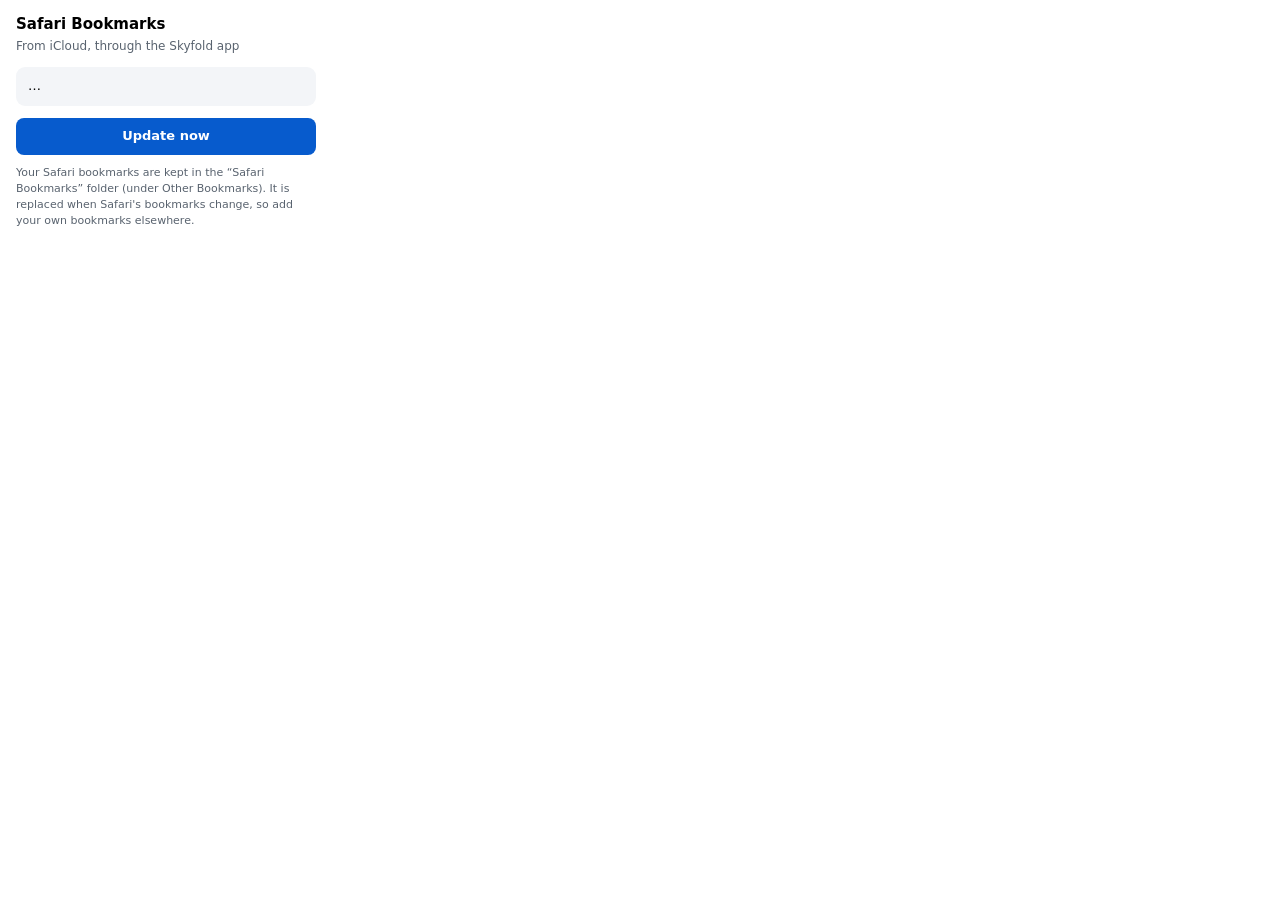
<file: extension/popup.html>
<!doctype html>
<html lang="en">
<head>
<meta charset="utf-8">
<title>Safari Bookmarks</title>
<style>
  :root { color-scheme: light dark; --accent: #075bcd; --muted: #59636f; --bg: #fff; --group: #f3f5f8; }
  @media (prefers-color-scheme: dark) { :root { --accent: #99c2ff; --muted: #b0bac7; --bg: #191e25; --group: #222932; } }
  body { margin: 0; width: 300px; padding: 14px 16px; background: var(--bg);
         font: 13px/1.45 "Segoe UI Variable Text", "Segoe UI", system-ui, sans-serif; }
  h1 { font-size: 15px; margin: 0 0 2px; }
  .sub { color: var(--muted); font-size: 12px; margin: 0 0 12px; }
  .box { background: var(--group); border-radius: 9px; padding: 10px 12px; margin-bottom: 12px; }
  .err { color: #c0392b; }
  @media (prefers-color-scheme: dark) { .err { color: #ff9a8b; } }
  button { width: 100%; padding: 9px; border: 0; border-radius: 8px; background: var(--accent); color: #fff;
           font: inherit; font-weight: 600; cursor: pointer; }
  @media (prefers-color-scheme: dark) { button { color: #10223b; } }
  button:disabled { opacity: .6; cursor: default; }
  .note { color: var(--muted); font-size: 11px; margin-top: 10px; }
</style>
</head>
<body>
<h1>Safari Bookmarks</h1>
<p class="sub">From iCloud, through the Skyfold app</p>
<div class="box" id="status">…</div>
<button id="sync" type="button">Update now</button>
<p class="note">Your Safari bookmarks are kept in the “Safari Bookmarks” folder (under Other Bookmarks). It is replaced
when Safari's bookmarks change, so add your own bookmarks elsewhere.</p>
<script src="popup.js"></script>
</body>
</html>
</file>
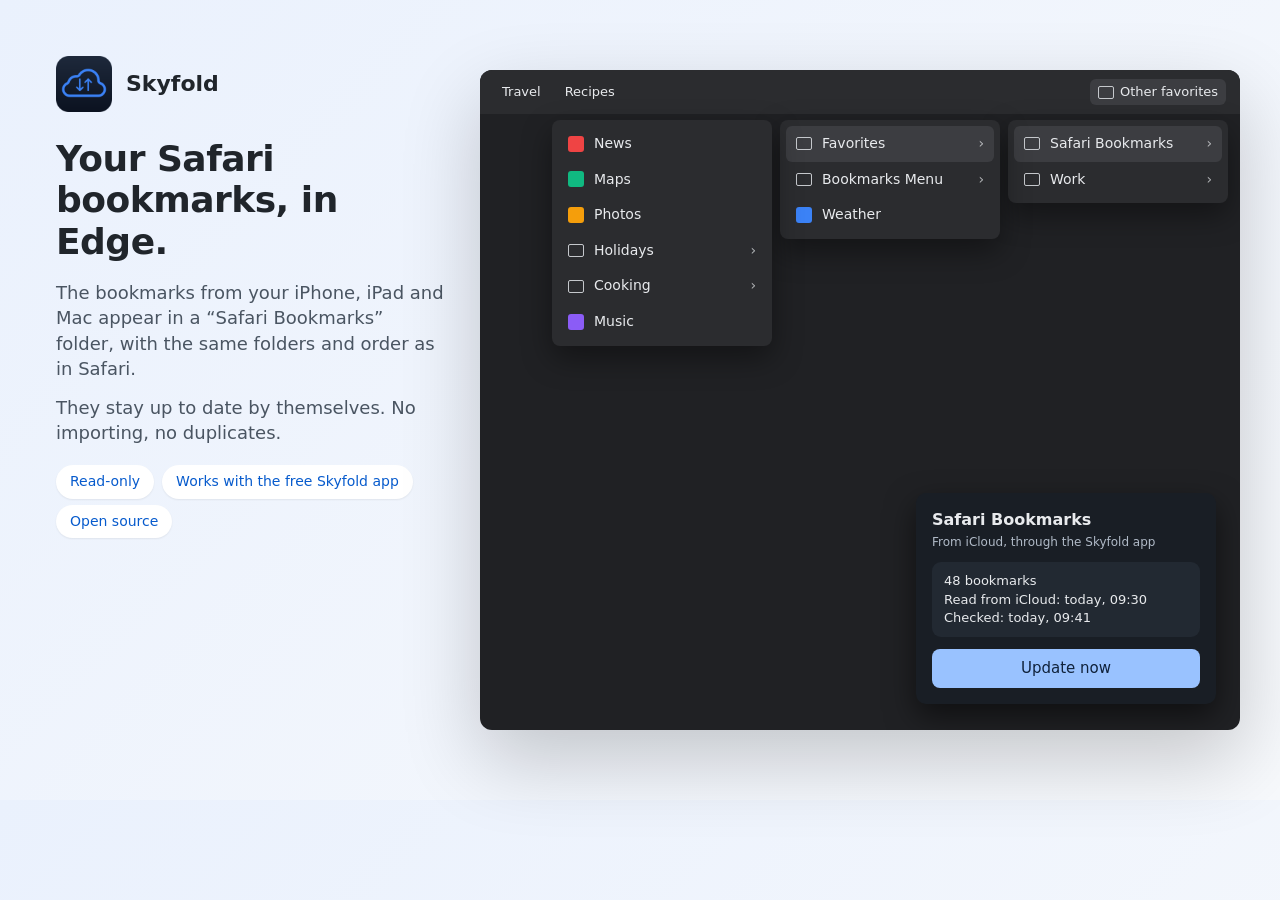
<file: packaging/edge/store-shot.html>
<!doctype html>
<html><head><meta charset="utf-8">
<style>
  * { box-sizing: border-box; }
  body { margin: 0; width: 1280px; height: 800px; overflow: hidden; background: linear-gradient(135deg,#eaf1fd,#f7f9fc);
         font: 15px/1.4 "Segoe UI Variable Text","Segoe UI",system-ui,sans-serif; color: #20252b; }
  .head { position: absolute; left: 56px; top: 56px; width: 390px; }
  .brand { display: flex; align-items: center; gap: 14px; margin-bottom: 26px; }
  .brand img { width: 56px; height: 56px; }
  .brand b { font-size: 22px; }
  h1 { font-size: 36px; line-height: 1.15; margin: 0 0 18px; letter-spacing: -.5px; }
  p { font-size: 18px; color: #4a5562; margin: 0 0 14px; }
  .pill { display: inline-block; background: #fff; border-radius: 99px; padding: 7px 14px; margin: 6px 8px 0 0;
          font-size: 14px; color: #075bcd; box-shadow: 0 1px 2px #0001; }
  .win { position: absolute; right: 40px; top: 70px; width: 760px; height: 660px; background: #202124; border-radius: 12px;
         box-shadow: 0 30px 80px #0003; overflow: hidden; color: #e8eaed; }
  .bar { height: 44px; background: #2b2c2f; display: flex; align-items: center; gap: 8px; padding: 0 14px; font-size: 13px; }
  .bar .fav { display: flex; align-items: center; gap: 6px; padding: 4px 8px; border-radius: 6px; }
  .bar .fav.on { background: #3c3d41; }
  .menu { position: absolute; background: #2b2c2f; border-radius: 8px; padding: 6px; box-shadow: 0 12px 30px #0006; width: 220px; }
  .item { display: flex; align-items: center; gap: 10px; padding: 8px 10px; border-radius: 6px; font-size: 14px; }
  .item.on { background: #3c3d41; }
  .item .arrow { margin-left: auto; opacity: .7; }
  .ico { width: 16px; height: 16px; border-radius: 3px; flex: none; }
  .folder { width: 16px; height: 13px; border: 1.6px solid #c5c8cc; border-radius: 2px; flex: none; }
  .popup { position: absolute; right: 24px; bottom: 26px; width: 300px; background: #191e25; border-radius: 10px;
           padding: 16px; box-shadow: 0 12px 30px #0008; }
  .popup h3 { margin: 0; font-size: 16px; } .popup .sub { color: #b0bac7; font-size: 12px; margin: 2px 0 12px; }
  .popup .box { background: #222932; border-radius: 9px; padding: 10px 12px; font-size: 13px; margin-bottom: 12px; }
  .popup button { width: 100%; padding: 9px; border: 0; border-radius: 8px; background: #99c2ff; color: #10223b; font-weight: 600; font: inherit; }
</style></head>
<body>
<div class="head">
  <div class="brand"><img src="../../extension/icons/128.png" alt=""><b>Skyfold</b></div>
  <h1>Your Safari bookmarks, in Edge.</h1>
  <p>The bookmarks from your iPhone, iPad and Mac appear in a “Safari Bookmarks” folder, with the same folders and order as in Safari.</p>
  <p>They stay up to date by themselves. No importing, no duplicates.</p>
  <span class="pill">Read-only</span><span class="pill">Works with the free Skyfold app</span><span class="pill">Open source</span>
</div>
<div class="win">
  <div class="bar"><span class="fav">Travel</span><span class="fav">Recipes</span><span style="margin-left:auto" class="fav on"><span class="folder"></span>Other favorites</span></div>
  <div class="menu" style="right:12px; top:50px;">
    <div class="item on"><span class="folder"></span>Safari Bookmarks<span class="arrow">›</span></div>
    <div class="item"><span class="folder"></span>Work<span class="arrow">›</span></div>
  </div>
  <div class="menu" style="right:240px; top:50px;">
    <div class="item on"><span class="folder"></span>Favorites<span class="arrow">›</span></div>
    <div class="item"><span class="folder"></span>Bookmarks Menu<span class="arrow">›</span></div>
    <div class="item"><span class="ico" style="background:#3b82f6"></span>Weather</div>
  </div>
  <div class="menu" style="right:468px; top:50px;">
    <div class="item"><span class="ico" style="background:#ef4444"></span>News</div>
    <div class="item"><span class="ico" style="background:#10b981"></span>Maps</div>
    <div class="item"><span class="ico" style="background:#f59e0b"></span>Photos</div>
    <div class="item"><span class="folder"></span>Holidays<span class="arrow">›</span></div>
    <div class="item"><span class="folder"></span>Cooking<span class="arrow">›</span></div>
    <div class="item"><span class="ico" style="background:#8b5cf6"></span>Music</div>
  </div>
  <div class="popup">
    <h3>Safari Bookmarks</h3><div class="sub">From iCloud, through the Skyfold app</div>
    <div class="box">48 bookmarks<br>Read from iCloud: today, 09:30<br>Checked: today, 09:41</div>
    <button>Update now</button>
  </div>
</div>
</body></html>
</file>
<file: site/style.css>
/* Skyfold site. Dark like the app; no external fonts, scripts or trackers. */
:root {
  color-scheme: dark;
  --bg: #0d1016;
  --bg-2: #131823;
  --card: #171c25;
  --card-2: #1c2230;
  --line: #262e3d;
  --line-2: #323c4f;
  --ink: #edf1f7;
  --muted: #9ba7b9;
  --soft: #c3ccd9;
  --accent: #8fb8ff;
  --accent-ink: #0e1a2e;
  --blue: #4f8dff;
  --green: #7ad3a0;
  --amber: #f3c969;
  --pink: #f36c8c;
  --radius: 18px;
  --sans: "Segoe UI Variable Text", "Segoe UI", system-ui, -apple-system, Roboto, sans-serif;
  --display: "Segoe UI Variable Display", "Segoe UI", system-ui, -apple-system, Roboto, sans-serif;
  --mono: "Cascadia Mono", "Cascadia Code", Consolas, ui-monospace, monospace;
}

* { box-sizing: border-box }
html { scroll-behavior: smooth; scroll-padding-top: 84px }
@media (prefers-reduced-motion: reduce) {
  html { scroll-behavior: auto }
  *, *::before, *::after { transition: none !important }
}
body {
  margin: 0;
  background: var(--bg);
  color: var(--ink);
  font: 17px/1.6 var(--sans);
  -webkit-font-smoothing: antialiased;
  overflow-x: hidden;
}
h1, h2, h3, p, ul, ol, figure, dl, dd { margin: 0 }
img { display: block; max-width: 100%; height: auto }
a { color: var(--accent); text-underline-offset: .18em }
a:hover { text-decoration-thickness: 2px }
:focus-visible { outline: 3px solid var(--amber); outline-offset: 3px; border-radius: 6px }
code, .path { font-family: var(--mono); font-size: .88em }

.wrap { width: min(1160px, 100% - 48px); margin-inline: auto }
.sr-only { position: absolute; width: 1px; height: 1px; padding: 0; margin: -1px; overflow: hidden; clip: rect(0 0 0 0); white-space: nowrap; border: 0 }
.skip { position: absolute; left: 12px; top: -60px; z-index: 20; padding: 8px 14px; background: var(--card); border-radius: 8px }
.skip:focus { top: 12px }

/* Header */
.top {
  position: sticky; top: 0; z-index: 10;
  background: rgba(13, 16, 22, .82);
  backdrop-filter: saturate(140%) blur(14px);
  -webkit-backdrop-filter: saturate(140%) blur(14px);
  border-bottom: 1px solid transparent;
}
.top.scrolled { border-bottom-color: var(--line) }
.bar { display: flex; align-items: center; gap: 28px; height: 68px }
.brand { display: flex; align-items: center; gap: 10px; color: var(--ink); text-decoration: none; font: 650 20px/1 var(--display); letter-spacing: -.01em }
.brand img { width: 32px; height: 32px; border-radius: 8px }
.nav { display: flex; gap: 24px; margin-left: auto }
.nav a { color: var(--muted); text-decoration: none; font-size: 15px; font-weight: 550 }
.nav a:hover { color: var(--ink) }
.btn-sm { padding: 8px 14px; border-radius: 10px; background: var(--card-2); border: 1px solid var(--line-2); color: var(--ink); text-decoration: none; font-size: 14px; font-weight: 600 }
.btn-sm:hover { border-color: var(--muted) }

/* Buttons */
.btn {
  display: inline-flex; align-items: center; gap: 10px;
  padding: 14px 22px; border-radius: 12px;
  font-weight: 650; font-size: 16px; text-decoration: none;
  border: 1px solid transparent; transition: transform .15s ease, background .15s ease;
}
.btn svg { width: 20px; height: 20px; flex: none }
.btn-primary { background: var(--accent); color: var(--accent-ink) }
.btn-primary:hover { background: #a9c8ff }
.btn-ghost { color: var(--ink); border-color: var(--line-2); background: rgba(255, 255, 255, .02) }
.btn-ghost:hover { border-color: var(--muted) }
@media (prefers-reduced-motion: no-preference) { .btn:active { transform: translateY(1px) } }

/* Hero */
.hero { position: relative; padding: 72px 0 40px; overflow: hidden }
.hero::before {
  content: ""; position: absolute; inset: -20% -10% auto auto; width: 900px; height: 900px; pointer-events: none;
  background: radial-gradient(closest-side, rgba(79, 141, 255, .22), rgba(79, 141, 255, 0) 70%);
}
.hero-grid { position: relative; display: grid; grid-template-columns: 1.1fr .9fr; gap: 56px; align-items: center }
.eyebrow { display: inline-flex; flex-wrap: wrap; gap: 8px; margin-bottom: 22px }
.chip { padding: 5px 12px; border-radius: 999px; font-size: 13px; font-weight: 600; color: var(--soft); background: var(--card); border: 1px solid var(--line) }
.chip.beta { color: var(--amber); border-color: rgba(243, 201, 105, .35); background: rgba(243, 201, 105, .08) }
h1 { font: 700 clamp(44px, 6.2vw, 76px)/1.02 var(--display); letter-spacing: -.035em; text-wrap: balance }
h1 .grad { background: linear-gradient(100deg, #9cc2ff 10%, #6f9dff 55%, #b6a3ff 95%); -webkit-background-clip: text; background-clip: text; color: transparent }
.nobr { white-space: nowrap }
.lede { margin-top: 22px; max-width: 34em; font-size: 19px; color: var(--soft) }
.cta { display: flex; flex-wrap: wrap; gap: 12px; margin-top: 32px }
.fine { margin-top: 16px; font-size: 14px; color: var(--muted) }
.fine a { color: var(--muted) }

.hero-shot { position: relative; justify-self: center; width: min(100%, 400px) }
.hero-shot::after {
  content: ""; position: absolute; inset: 8% -12% -6% -12%; z-index: -1;
  background: radial-gradient(closest-side, rgba(111, 157, 255, .35), transparent 75%); filter: blur(10px);
}

.window {
  border-radius: 14px; overflow: hidden; background: #1b1f27;
  border: 1px solid rgba(255, 255, 255, .09);
  box-shadow: 0 1px 0 rgba(255, 255, 255, .05) inset, 0 30px 60px -20px rgba(0, 0, 0, .7), 0 12px 24px -12px rgba(0, 0, 0, .6);
}

/* Map: where everything goes */
.section { padding: 96px 0 }
.section.alt { background: var(--bg-2); border-block: 1px solid var(--line) }
.kicker { font-size: 13px; font-weight: 700; letter-spacing: .12em; text-transform: uppercase; color: var(--accent) }
h2 { margin-top: 10px; font: 700 clamp(32px, 4vw, 48px)/1.08 var(--display); letter-spacing: -.025em; text-wrap: balance }
.section-lede { margin-top: 16px; max-width: 40em; color: var(--soft); font-size: 18px }

.map { margin-top: 44px; display: grid; gap: 12px }
.route {
  display: grid; grid-template-columns: minmax(0, 1fr) 92px minmax(0, 1.25fr); align-items: center; gap: 8px;
  padding: 18px 22px; border-radius: var(--radius); background: var(--card); border: 1px solid var(--line);
}
.from { display: flex; align-items: center; gap: 14px; min-width: 0 }
.ico {
  --c: 143, 184, 255;
  flex: none; display: grid; place-items: center; width: 48px; height: 48px; border-radius: 14px;
  color: rgb(var(--c));
  background: linear-gradient(145deg, rgba(var(--c), .24), rgba(var(--c), .06));
  border: 1px solid rgba(var(--c), .32);
  box-shadow: inset 0 1px 0 rgba(255, 255, 255, .07), 0 6px 18px -10px rgba(var(--c), .6);
}
.ico svg { width: 24px; height: 24px }
.ico.pink { --c: 246, 128, 158 }
.ico.blue { --c: 125, 172, 255 }
.ico.amber { --c: 243, 201, 105 }
.ico.violet { --c: 182, 163, 255 }
.from b { display: block; font-size: 17px }
.from .name span { display: block; font-size: 14px; color: var(--muted) }
.dir { display: flex; flex-direction: column; align-items: center; gap: 2px; font-size: 12px; font-weight: 650; color: var(--muted); text-align: center; line-height: 1.2 }
.dir svg { width: 56px; height: 18px }
.two { color: var(--green) }
.one { color: var(--accent) }
.to { min-width: 0 }
.to .path { display: block; padding: 10px 14px; border-radius: 10px; background: #0b0e13; border: 1px solid var(--line); color: var(--soft); white-space: nowrap; overflow: hidden; text-overflow: ellipsis }
.to small { display: block; margin-top: 6px; font-size: 13px; color: var(--muted) }

/* Feature rows */
.feature { display: grid; grid-template-columns: 1fr 1fr; gap: 64px; align-items: center; padding: 64px 0 }
.feature + .feature { border-top: 1px solid var(--line) }
.feature.flip .copy { order: 2 }
.feature h3 { margin-top: 10px; font: 700 clamp(26px, 3vw, 36px)/1.12 var(--display); letter-spacing: -.02em; text-wrap: balance }
.feature p { margin-top: 14px; color: var(--soft) }
.ticks { list-style: none; padding: 0; margin-top: 20px; display: grid; gap: 10px }
.ticks li { position: relative; padding-left: 30px; color: var(--soft) }
.ticks li::before {
  content: ""; position: absolute; left: 0; top: .32em; width: 18px; height: 18px; border-radius: 50%;
  background: rgba(122, 211, 160, .14) url("data:image/svg+xml,%3Csvg xmlns='http://www.w3.org/2000/svg' viewBox='0 0 20 20' fill='none' stroke='%237ad3a0' stroke-width='2.4' stroke-linecap='round' stroke-linejoin='round'%3E%3Cpath d='M5.5 10.5l3 3 6-7'/%3E%3C/svg%3E") center/14px no-repeat;
}
.ticks b { color: var(--ink); font-weight: 650 }
.feature p.note { margin-top: 20px; padding: 14px 16px; border-radius: 12px; border: 1px solid var(--line-2); background: var(--card); font-size: 15px; color: var(--muted) }
.note b { color: var(--soft) }
.shot { justify-self: center; width: 100% }
.shot.narrow { max-width: 440px }
.shot.mid { max-width: 520px }
.shot figcaption { margin-top: 12px; font-size: 14px; color: var(--muted); text-align: center }
.feature.wide { display: block }
.feature.wide .copy { max-width: 720px }
.notes-shot { margin-top: 44px }
.gallery-shot { margin-top: 44px }
.kicker .new { display: inline-block; margin-left: 8px; padding: 2px 9px; border-radius: 999px; background: rgba(243, 201, 105, .16); color: var(--amber); font-size: 12px; letter-spacing: .04em; vertical-align: 1px }

/* Video */
.video-sec { text-align: center; padding-bottom: 32px }
.video-sec h2 { margin: 6px auto 28px; max-width: 760px }
.video { margin: 0 auto; max-width: 1040px }
.video video { display: block; width: 100%; height: auto; border-radius: 16px; border: 1px solid var(--line-2); background: #000; box-shadow: 0 24px 60px rgba(0, 0, 0, .45) }
.video figcaption { margin-top: 12px; font-size: 14px; color: var(--muted) }
@media (max-width: 600px) {
  .video { max-width: 360px }
}
.notes-shot .window { background: #fff }

/* Extras grid */
.extras { margin-top: 44px; display: grid; grid-template-columns: repeat(3, 1fr); gap: 14px }
.extra { padding: 22px; border-radius: var(--radius); background: var(--card); border: 1px solid var(--line) }
.extra .ico { margin-bottom: 14px }
.extra h3 { font-size: 17px; font-weight: 650 }
.extra p { margin-top: 6px; font-size: 15px; color: var(--muted) }

/* Safety */
.safety-grid { display: grid; grid-template-columns: .95fr 1.05fr; gap: 64px; align-items: center; margin-top: 8px }
.cards { display: grid; gap: 12px; margin-top: 28px }
.card { padding: 18px 20px; border-radius: 14px; background: var(--card); border: 1px solid var(--line) }
.card h3 { font-size: 16px; font-weight: 650 }
.card p { margin-top: 4px; font-size: 15px; color: var(--muted) }
.beta-note { margin-top: 20px; padding: 16px 18px; border-radius: 14px; border: 1px solid rgba(243, 201, 105, .3); background: rgba(243, 201, 105, .06); font-size: 15px; color: var(--soft) }
.beta-note b { color: var(--amber) }

/* Fit: for you / keep Apple's app */
.fit { margin-top: 44px; display: grid; grid-template-columns: 1fr 1fr; gap: 16px }
.fit > div { padding: 28px; border-radius: var(--radius); border: 1px solid var(--line); background: var(--card) }
.fit .yes { background: linear-gradient(180deg, rgba(79, 141, 255, .1), rgba(79, 141, 255, 0) 60%), var(--card); border-color: rgba(143, 184, 255, .3) }
.fit h3 { font: 650 20px/1.3 var(--display) }
.fit ul { margin-top: 14px; padding-left: 20px; color: var(--soft); display: grid; gap: 8px }
.fit .no ul { color: var(--muted) }

/* Privacy */
.privacy { margin-top: 44px; display: grid; grid-template-columns: repeat(2, 1fr); gap: 14px }
.privacy > div { padding: 24px; border-radius: var(--radius); background: var(--card); border: 1px solid var(--line) }
.privacy h3 { font-size: 17px; font-weight: 650 }
.privacy p { margin-top: 8px; font-size: 15px; color: var(--muted) }

/* Install */
.steps { margin-top: 44px; display: grid; grid-template-columns: repeat(3, 1fr); gap: 14px; counter-reset: s; list-style: none; padding: 0 }
.steps li { position: relative; padding: 26px 24px 24px; border-radius: var(--radius); background: var(--card); border: 1px solid var(--line); counter-increment: s }
.steps li::before {
  content: counter(s); display: grid; place-items: center; width: 34px; height: 34px; margin-bottom: 14px;
  border-radius: 10px; background: var(--accent); color: var(--accent-ink); font-weight: 750;
}
.steps h3 { font-size: 18px; font-weight: 650 }
.steps p { margin-top: 6px; font-size: 15px; color: var(--muted) }
.reqs { margin-top: 20px; font-size: 15px; color: var(--muted); max-width: 60em }
.reqs b { color: var(--soft) }

/* FAQ */
.faq { margin-top: 36px; display: grid; gap: 10px; max-width: 860px }
.faq details { border-radius: 14px; background: var(--card); border: 1px solid var(--line) }
.faq summary { cursor: pointer; list-style: none; padding: 18px 54px 18px 22px; position: relative; font-weight: 650 }
.faq summary::-webkit-details-marker { display: none }
.faq summary::after {
  content: ""; position: absolute; right: 22px; top: 50%; width: 10px; height: 10px; margin-top: -7px;
  border-right: 2px solid var(--muted); border-bottom: 2px solid var(--muted); transform: rotate(45deg); transition: transform .2s ease;
}
.faq details[open] summary::after { transform: rotate(225deg); margin-top: -2px }
.faq details > div { padding: 0 22px 20px; color: var(--soft); font-size: 16px }
.faq details > div p + p { margin-top: 10px }

/* Final call */
.final { text-align: center; padding: 104px 0 }
.final img { width: 88px; height: 88px; margin: 0 auto 22px; border-radius: 22px; box-shadow: 0 20px 50px -10px rgba(79, 141, 255, .45) }
.final .cta { justify-content: center }
.final p.section-lede { margin-inline: auto }

/* Footer */
footer { border-top: 1px solid var(--line); padding: 36px 0 48px; font-size: 14px; color: var(--muted) }
.foot { display: flex; flex-wrap: wrap; gap: 16px 32px; justify-content: space-between }
.foot nav { display: flex; flex-wrap: wrap; gap: 8px 20px }
.foot nav a { color: var(--soft); text-decoration: none }
.foot nav a:hover { text-decoration: underline }
.legal { margin-top: 20px; max-width: 72em }

/* Responsive */
@media (max-width: 980px) {
  .nav { gap: 18px }
  .nav .wide-only { display: none }
  .to .path { white-space: normal; line-height: 1.5 }
  .hero { padding-top: 44px }
  .hero-grid, .feature, .safety-grid { grid-template-columns: 1fr; gap: 40px }
  .feature.flip .copy { order: 0 }
  .hero-shot { width: min(100%, 360px) }
  .extras, .privacy, .steps { grid-template-columns: 1fr 1fr }
  .section { padding: 72px 0 }
  .feature { padding: 48px 0 }
}
@media (max-width: 680px) {
  body { font-size: 16px }
  .wrap { width: calc(100% - 32px) }
  .bar { gap: 12px }
  .btn-sm { display: none }
  .lede { font-size: 17px }
  .route { grid-template-columns: 1fr; gap: 12px; padding: 18px }
  .dir { flex-direction: row; gap: 6px; justify-content: flex-start; padding-left: 62px; font-size: 13px }
  .dir svg { display: none }
  .dir.two::before { content: "\2195" }
  .dir.one::before { content: "\2193" }
  .to .path { white-space: normal; font-size: 13px; line-height: 1.5 }
  .extras, .privacy, .steps, .fit { grid-template-columns: 1fr }
  .cta .btn { flex: 1 1 auto; justify-content: center }
}

/* Motion: a few quiet touches; all off when the visitor asks for reduced motion. */
.extra, .privacy > div, .steps li, .route, .card, .fit > div, .faq details {
  transition: transform .25s ease, border-color .25s ease, box-shadow .25s ease;
}
.ico { transition: color .25s ease, border-color .25s ease, box-shadow .25s ease }
.extra:hover, .privacy > div:hover, .steps li:hover, .route:hover, .card:hover {
  border-color: rgba(143, 184, 255, .32);
  box-shadow: 0 14px 34px -18px rgba(79, 141, 255, .45);
}
.extra:hover .ico, .route:hover .ico {
  border-color: rgba(var(--c), .6);
  box-shadow: inset 0 1px 0 rgba(255, 255, 255, .07), 0 0 22px -2px rgba(var(--c), .6);
}
.btn-primary { position: relative; overflow: hidden; transition: transform .15s ease, background .15s ease, box-shadow .25s ease }
.btn-primary:hover { box-shadow: 0 10px 30px -8px rgba(143, 184, 255, .6) }

@media (prefers-reduced-motion: no-preference) {
  /* Logo: a slow blue glow that breathes */
  @keyframes glow {
    from { box-shadow: 0 0 0 1px rgba(143, 184, 255, .12), 0 10px 30px -12px rgba(79, 141, 255, .35) }
    to   { box-shadow: 0 0 0 1px rgba(143, 184, 255, .32), 0 18px 60px -6px rgba(79, 141, 255, .75) }
  }
  @keyframes glow-sm {
    from { box-shadow: 0 0 0 0 rgba(79, 141, 255, 0) }
    to   { box-shadow: 0 0 14px 1px rgba(79, 141, 255, .55) }
  }
  .final img { animation: glow 3.2s ease-in-out infinite alternate }
  .top .brand img { animation: glow-sm 3.2s ease-in-out infinite alternate }

  /* Hero: the light behind the panel breathes, the gradient words drift */
  @keyframes breathe { from { opacity: .55; transform: scale(.94) } to { opacity: 1; transform: scale(1.04) } }
  .hero-shot::after { animation: breathe 5s ease-in-out infinite alternate }
  @keyframes drift { from { background-position: 0% 50% } to { background-position: 100% 50% } }
  h1 .grad { background-size: 200% 100%; animation: drift 7s ease-in-out infinite alternate }

  /* Folder map: arrows nudge in the direction things travel */
  @keyframes nudge { 0%, 100% { transform: translateX(-3px) } 50% { transform: translateX(3px) } }
  @keyframes swap { 0%, 100% { opacity: .55 } 50% { opacity: 1 } }
  .dir.one svg { animation: nudge 2.4s ease-in-out infinite }
  .dir.two svg { animation: swap 2.4s ease-in-out infinite }

  /* Cards lift a little under the pointer */
  .extra:hover, .privacy > div:hover, .steps li:hover, .card:hover { transform: translateY(-3px) }

  /* Primary button: a light sweep on hover */
  .btn-primary::after {
    content: ""; position: absolute; inset: 0; transform: translateX(-120%);
    background: linear-gradient(100deg, transparent 30%, rgba(255, 255, 255, .45) 50%, transparent 70%);
  }
  .btn-primary:hover::after { transform: translateX(120%); transition: transform .7s ease }

  /* Sections fade in as they scroll into view (only when the script runs) */
  .js .reveal { opacity: 0; transform: translateY(18px) }
  .js .reveal.in { opacity: 1; transform: none; transition: opacity .7s ease, transform .7s ease }
}
</file>
